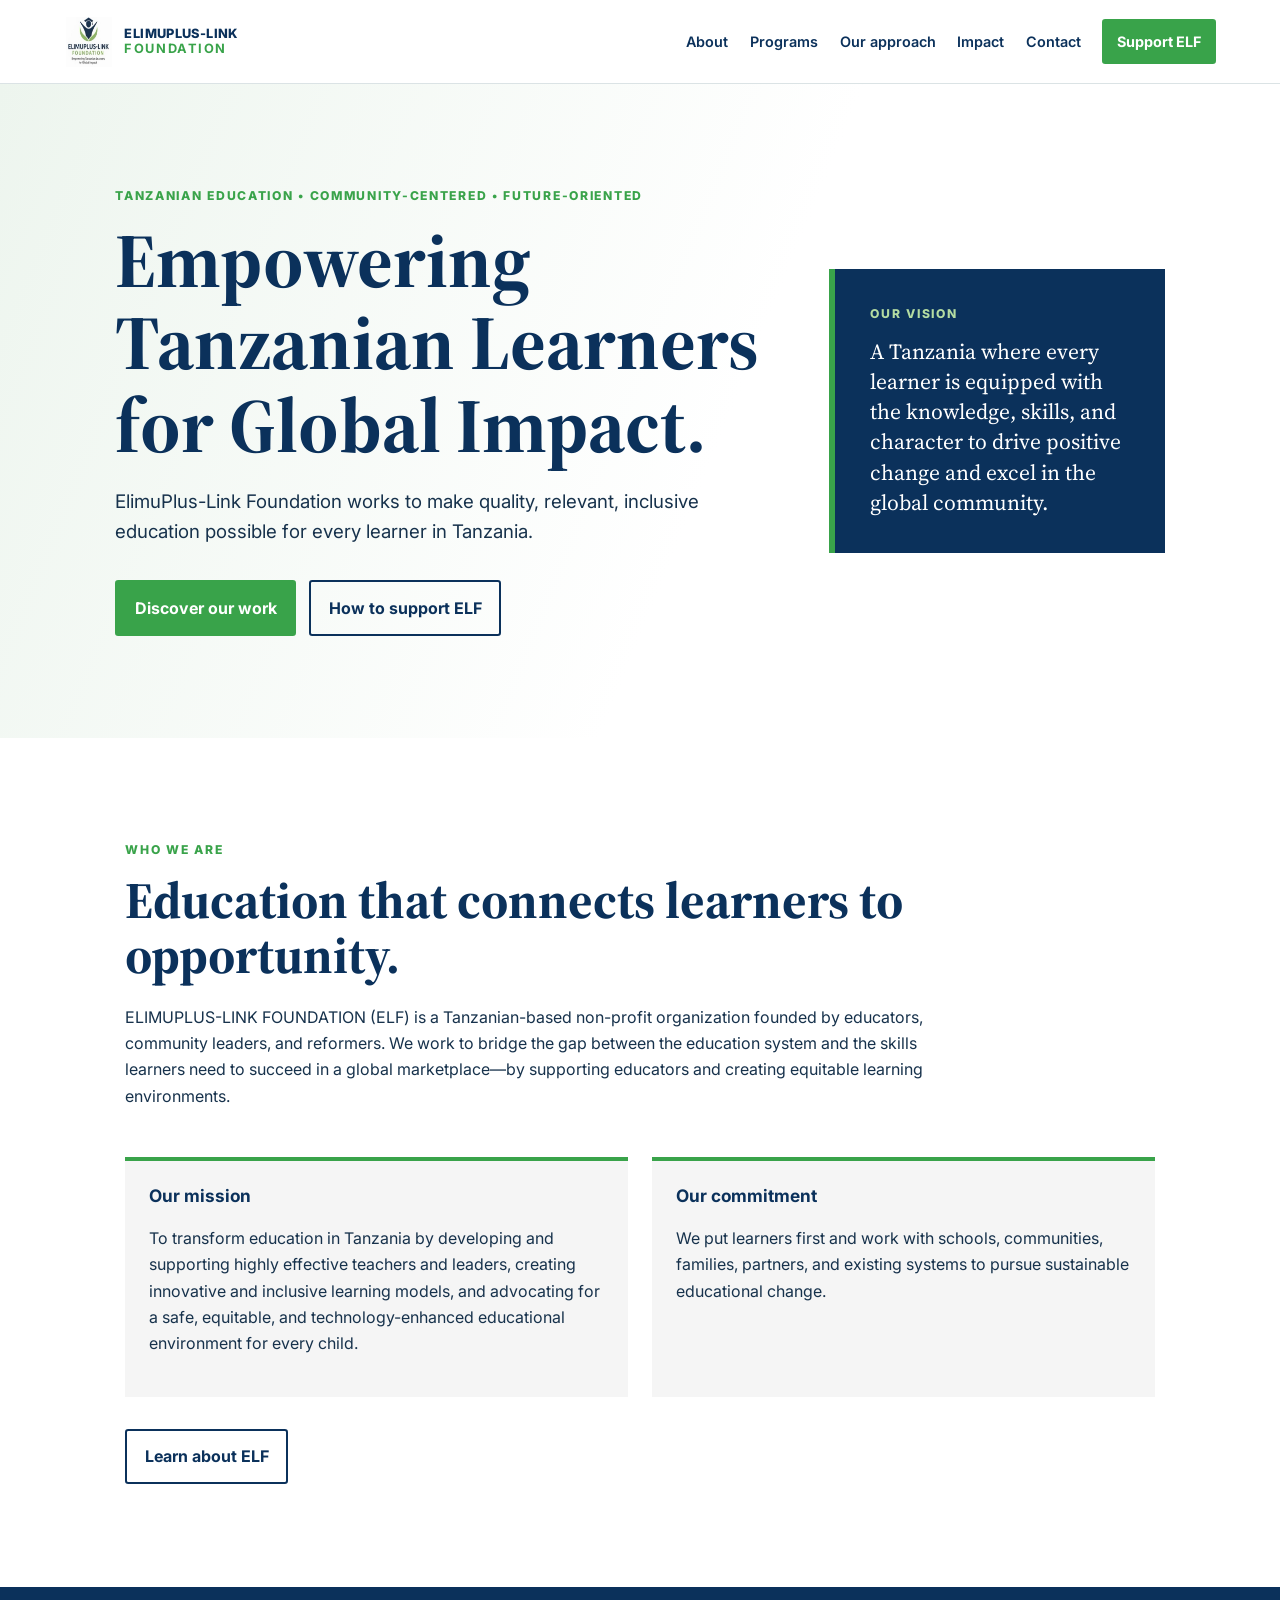
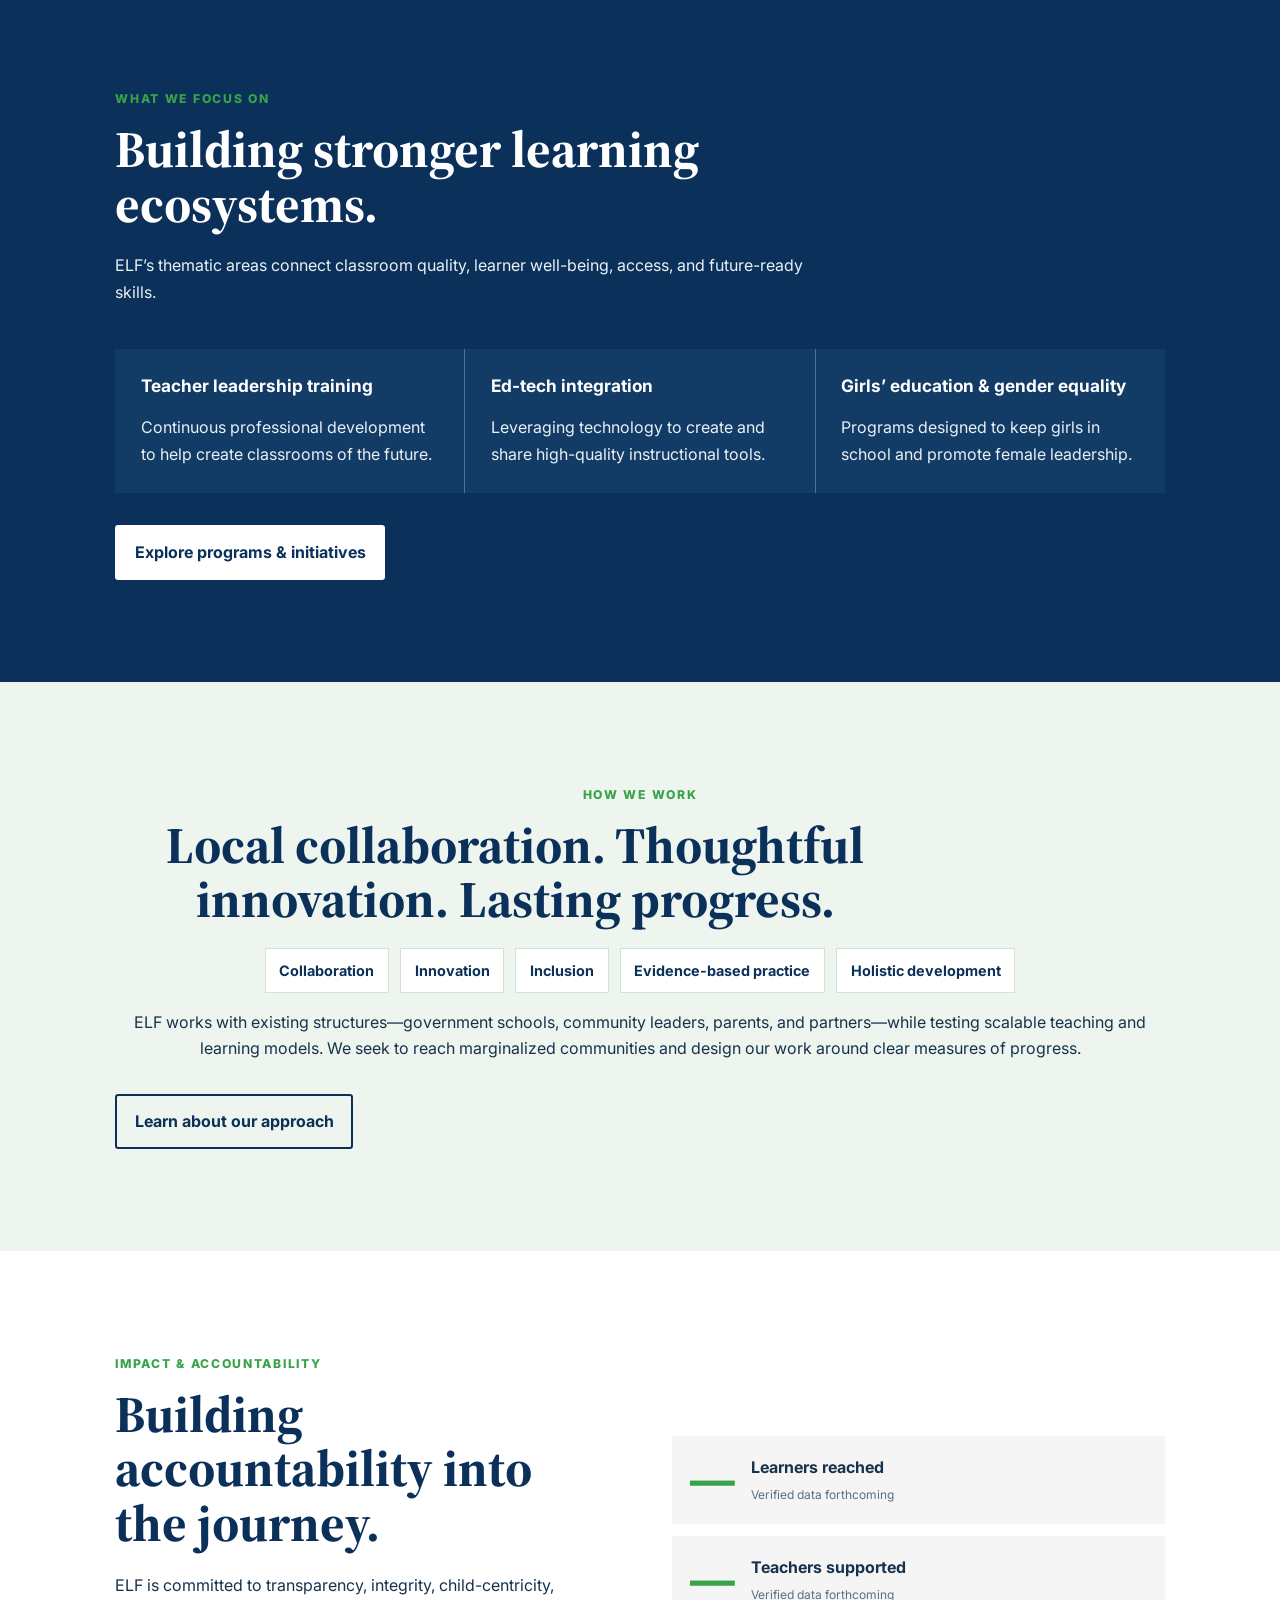
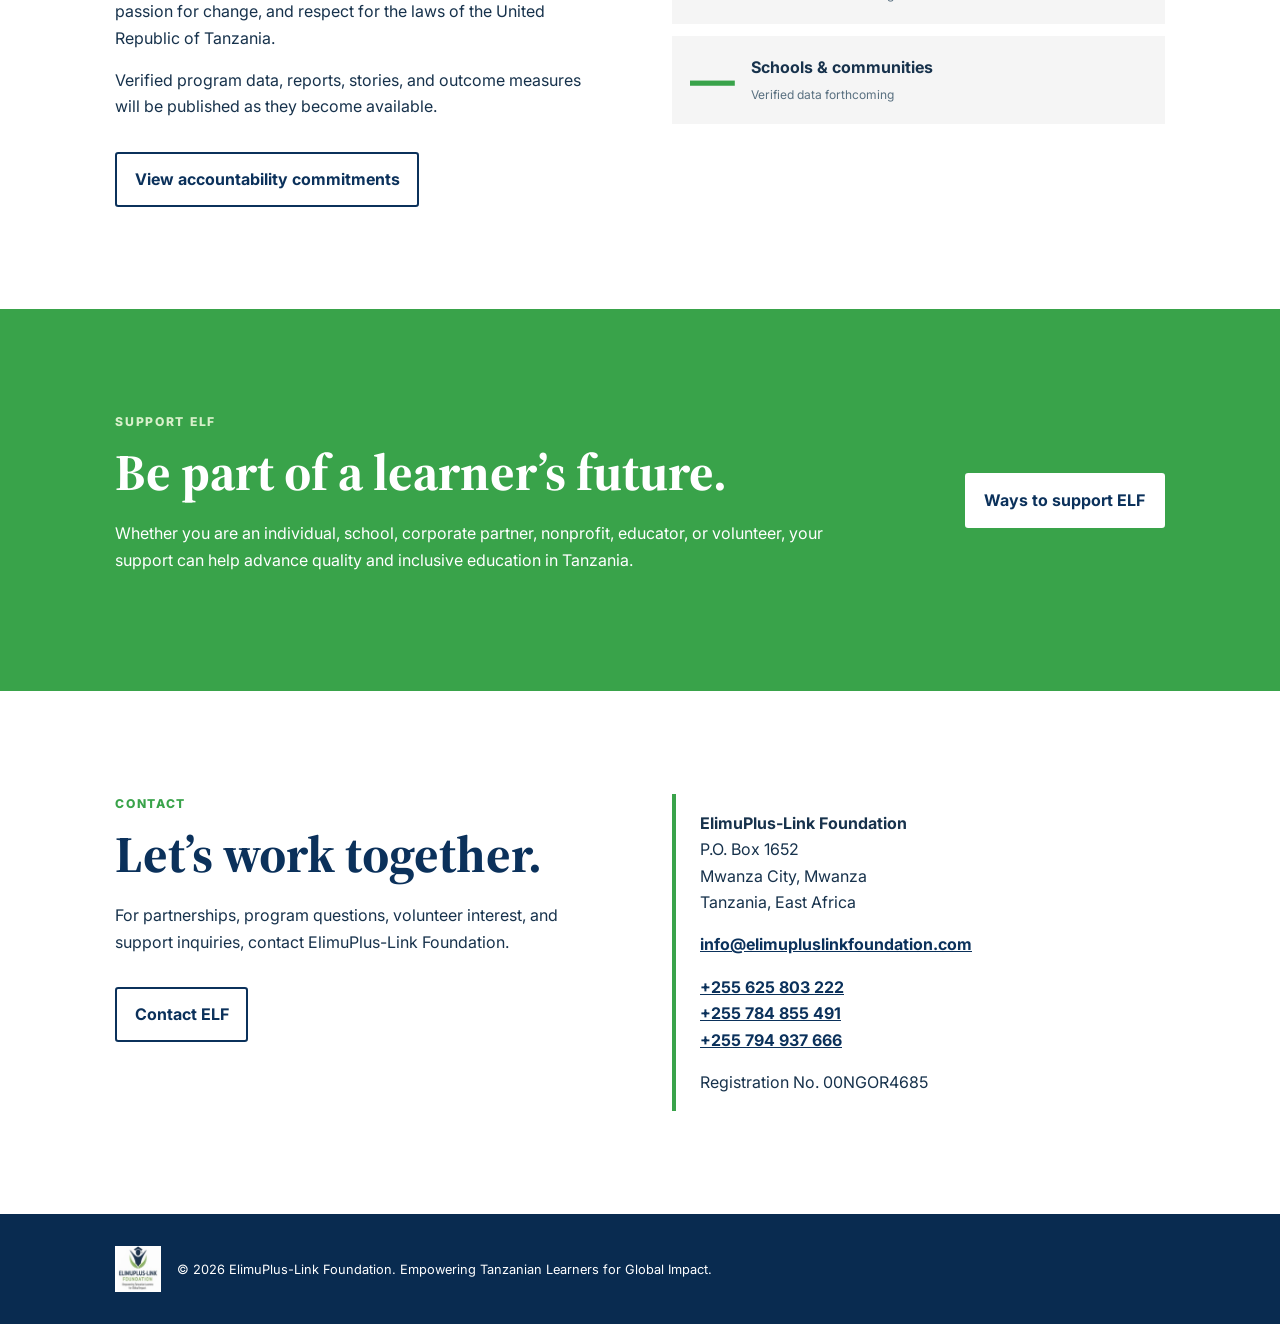
<file: index.html>
<!doctype html>
<html lang="en">
<head>
  <meta charset="utf-8">
  <meta name="viewport" content="width=device-width, initial-scale=1">
  <meta name="description" content="ElimuPlus-Link Foundation empowers Tanzanian learners for global impact through inclusive, innovative, quality education.">
  <meta name="theme-color" content="#0B315B">
  <link rel="canonical" href="https://elimpluslinkfoundation.org/">
  <link rel="stylesheet" href="/styles.css">
  <title>ElimuPlus-Link Foundation | Empowering Tanzanian Learners</title>
</head>
<body>
<a class="skip" href="#main">Skip to main content</a>

<header class="site-header">
  <a class="brand" href="/" aria-label="ElimuPlus-Link Foundation home">
    <img src="/elimuplus-link-foundation-logo.jpeg" alt="ElimuPlus-Link Foundation logo">
    <span>ELIMUPLUS-LINK<br><b>FOUNDATION</b></span>
  </a>

  <button class="menu" aria-expanded="false" aria-controls="nav">Menu</button>

  <nav id="nav" aria-label="Primary navigation">
    <a href="/about/">About</a>
    <a href="/programs/">Programs</a>
    <a href="/our-approach/">Our approach</a>
    <a href="/impact/">Impact</a>
    <a href="/contact/">Contact</a>
    <a class="button small" href="/support/">Support ELF</a>
  </nav>
</header>

<main id="main">
  <section class="hero">
    <div class="hero-copy">
      <p class="eyebrow">Tanzanian education • Community-centered • Future-oriented</p>
      <h1>Empowering Tanzanian Learners for Global Impact.</h1>
      <p class="lead">ElimuPlus-Link Foundation works to make quality, relevant, inclusive education possible for every learner in Tanzania.</p>

      <div class="actions">
        <a class="button" href="/programs/">Discover our work</a>
        <a class="button outline" href="/support/">How to support ELF</a>
      </div>
    </div>

    <aside class="hero-card">
      <p class="eyebrow">Our vision</p>
      <p>A Tanzania where every learner is equipped with the knowledge, skills, and character to drive positive change and excel in the global community.</p>
    </aside>
  </section>

  <section class="intro">
    <p class="eyebrow">Who we are</p>
    <h2>Education that connects learners to opportunity.</h2>
    <p>ELIMUPLUS-LINK FOUNDATION (ELF) is a Tanzanian-based non-profit organization founded by educators, community leaders, and reformers. We work to bridge the gap between the education system and the skills learners need to succeed in a global marketplace—by supporting educators and creating equitable learning environments.</p>

    <div class="statement-grid">
      <article>
        <h3>Our mission</h3>
        <p>To transform education in Tanzania by developing and supporting highly effective teachers and leaders, creating innovative and inclusive learning models, and advocating for a safe, equitable, and technology-enhanced educational environment for every child.</p>
      </article>

      <article>
        <h3>Our commitment</h3>
        <p>We put learners first and work with schools, communities, families, partners, and existing systems to pursue sustainable educational change.</p>
      </article>
    </div>

    <div class="actions">
      <a class="button outline" href="/about/">Learn about ELF</a>
    </div>
  </section>

  <section class="band">
    <div class="section-heading">
      <p class="eyebrow">What we focus on</p>
      <h2>Building stronger learning ecosystems.</h2>
      <p>ELF’s thematic areas connect classroom quality, learner well-being, access, and future-ready skills.</p>
    </div>

    <div class="cards">
      <article>
        <h3>Teacher leadership training</h3>
        <p>Continuous professional development to help create classrooms of the future.</p>
      </article>

      <article>
        <h3>Ed-tech integration</h3>
        <p>Leveraging technology to create and share high-quality instructional tools.</p>
      </article>

      <article>
        <h3>Girls’ education &amp; gender equality</h3>
        <p>Programs designed to keep girls in school and promote female leadership.</p>
      </article>
    </div>

    <div class="actions">
      <a class="button light" href="/programs/">Explore programs &amp; initiatives</a>
    </div>
  </section>

  <section class="approach">
    <p class="eyebrow">How we work</p>
    <h2>Local collaboration. Thoughtful innovation. Lasting progress.</h2>

    <div class="pill-grid">
      <span>Collaboration</span>
      <span>Innovation</span>
      <span>Inclusion</span>
      <span>Evidence-based practice</span>
      <span>Holistic development</span>
    </div>

    <p>ELF works with existing structures—government schools, community leaders, parents, and partners—while testing scalable teaching and learning models. We seek to reach marginalized communities and design our work around clear measures of progress.</p>

    <div class="actions">
      <a class="button outline" href="/our-approach/">Learn about our approach</a>
    </div>
  </section>

  <section class="impact">
    <div>
      <p class="eyebrow">Impact &amp; accountability</p>
      <h2>Building accountability into the journey.</h2>
      <p>ELF is committed to transparency, integrity, child-centricity, passion for change, and respect for the laws of the United Republic of Tanzania.</p>
      <p>Verified program data, reports, stories, and outcome measures will be published as they become available.</p>

      <div class="actions">
        <a class="button outline" href="/impact/">View accountability commitments</a>
      </div>
    </div>

    <div class="metrics">
      <article>
        <strong>—</strong>
        <span>Learners reached<br><em>Verified data forthcoming</em></span>
      </article>

      <article>
        <strong>—</strong>
        <span>Teachers supported<br><em>Verified data forthcoming</em></span>
      </article>

      <article>
        <strong>—</strong>
        <span>Schools &amp; communities<br><em>Verified data forthcoming</em></span>
      </article>
    </div>
  </section>

  <section class="support">
    <div>
      <p class="eyebrow">Support ELF</p>
      <h2>Be part of a learner’s future.</h2>
      <p>Whether you are an individual, school, corporate partner, nonprofit, educator, or volunteer, your support can help advance quality and inclusive education in Tanzania.</p>
    </div>

    <a class="button light" href="/support/">Ways to support ELF</a>
  </section>

  <section class="contact">
    <div>
      <p class="eyebrow">Contact</p>
      <h2>Let’s work together.</h2>
      <p>For partnerships, program questions, volunteer interest, and support inquiries, contact ElimuPlus-Link Foundation.</p>

      <div class="actions">
        <a class="button outline" href="/contact/">Contact ELF</a>
      </div>
    </div>

    <address>
      <p><b>ElimuPlus-Link Foundation</b><br>P.O. Box 1652<br>Mwanza City, Mwanza<br>Tanzania, East Africa</p>
      <p><a href="mailto:info@elimupluslinkfoundation.com">info@elimupluslinkfoundation.com</a></p>
      <p><a href="tel:+255625803222">+255 625 803 222</a><br><a href="tel:+255784855491">+255 784 855 491</a><br><a href="tel:+255794937666">+255 794 937 666</a></p>
      <p>Registration No. 00NGOR4685</p>
    </address>
  </section>
</main>

<footer>
  <img src="/elimuplus-link-foundation-logo.jpeg" alt="" aria-hidden="true">
  <p>© <span id="year"></span> ElimuPlus-Link Foundation. Empowering Tanzanian Learners for Global Impact.</p>
</footer>

<script>
  const b = document.querySelector('.menu');
  const n = document.querySelector('#nav');

  b.addEventListener('click', () => {
    const x = b.getAttribute('aria-expanded') === 'true';
    b.setAttribute('aria-expanded', !x);
    n.classList.toggle('open');
  });

  document.querySelector('#year').textContent = new Date().getFullYear();
</script>
</body>
</html>
</file>
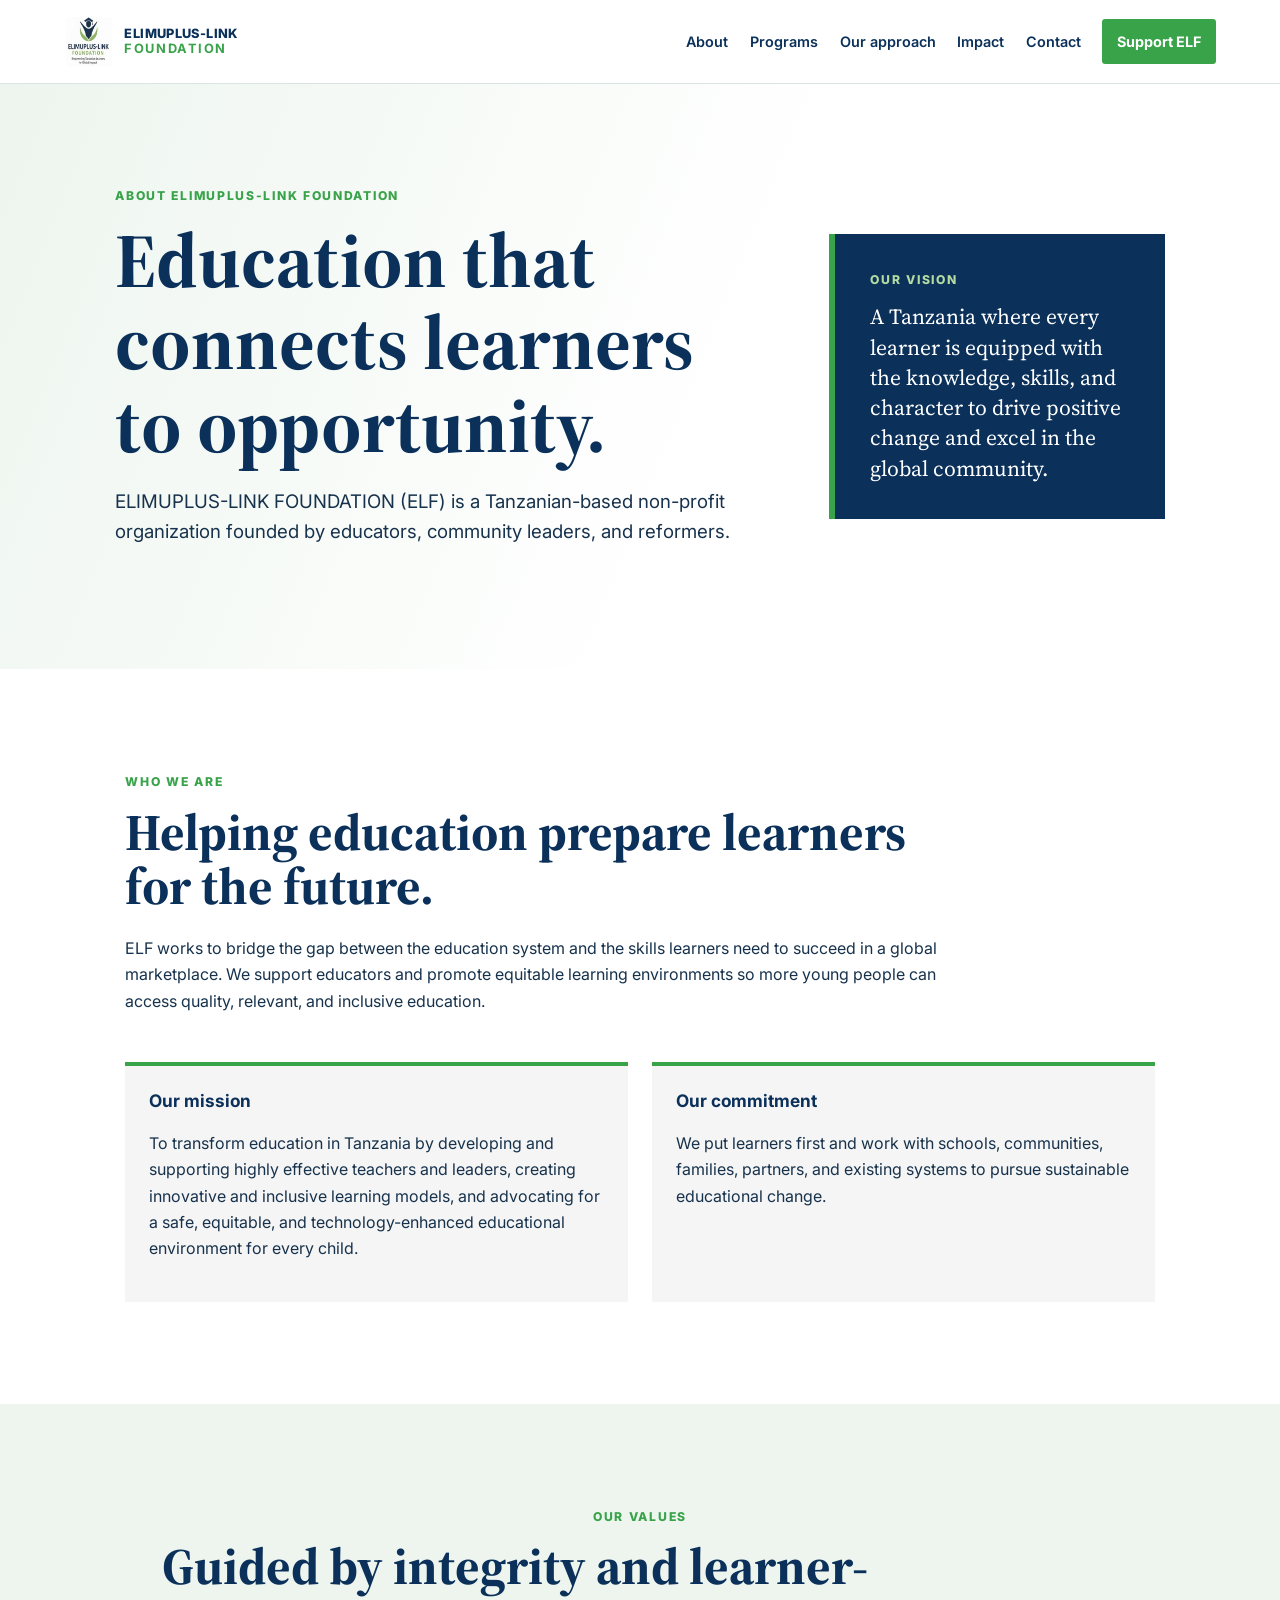
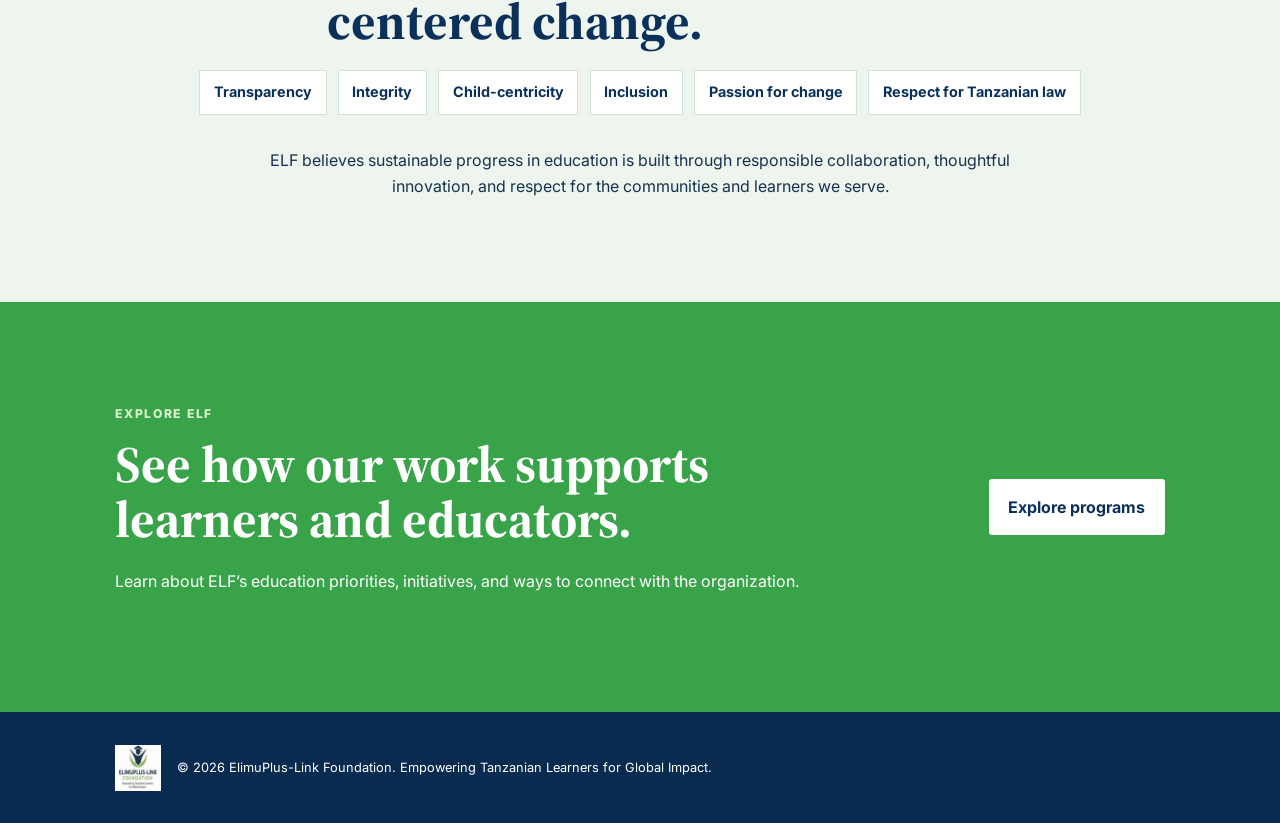
<file: about/index.html>
<!doctype html>
<html lang="en">
<head>
  <meta charset="utf-8">
  <meta name="viewport" content="width=device-width, initial-scale=1">
  <meta name="description" content="Learn about ElimuPlus-Link Foundation, a Tanzanian nonprofit working to advance inclusive, innovative, quality education.">
  <meta name="theme-color" content="#0B315B">
  <link rel="canonical" href="https://elimpluslinkfoundation.org/about/">
  <link rel="stylesheet" href="/styles.css">
  <title>About ELF | ElimuPlus-Link Foundation</title>
</head>
<body>
<a class="skip" href="#main">Skip to main content</a>

<header class="site-header">
  <a class="brand" href="/" aria-label="ElimuPlus-Link Foundation home">
    <img src="/elimuplus-link-foundation-logo.jpeg" alt="ElimuPlus-Link Foundation logo">
    <span>ELIMUPLUS-LINK<br><b>FOUNDATION</b></span>
  </a>

  <button class="menu" aria-expanded="false" aria-controls="nav">Menu</button>

  <nav id="nav" aria-label="Primary navigation">
    <a href="/about/" aria-current="page">About</a>
    <a href="/programs/">Programs</a>
    <a href="/our-approach/">Our approach</a>
    <a href="/impact/">Impact</a>
    <a href="/contact/">Contact</a>
    <a class="button small" href="/support/">Support ELF</a>
  </nav>
</header>

<main id="main">
  <section class="hero">
    <div class="hero-copy">
      <p class="eyebrow">About ElimuPlus-Link Foundation</p>
      <h1>Education that connects learners to opportunity.</h1>
      <p class="lead">ELIMUPLUS-LINK FOUNDATION (ELF) is a Tanzanian-based non-profit organization founded by educators, community leaders, and reformers.</p>
    </div>

    <aside class="hero-card">
      <p class="eyebrow">Our vision</p>
      <p>A Tanzania where every learner is equipped with the knowledge, skills, and character to drive positive change and excel in the global community.</p>
    </aside>
  </section>

  <section class="intro">
    <p class="eyebrow">Who we are</p>
    <h2>Helping education prepare learners for the future.</h2>
    <p>ELF works to bridge the gap between the education system and the skills learners need to succeed in a global marketplace. We support educators and promote equitable learning environments so more young people can access quality, relevant, and inclusive education.</p>

    <div class="statement-grid">
      <article>
        <h3>Our mission</h3>
        <p>To transform education in Tanzania by developing and supporting highly effective teachers and leaders, creating innovative and inclusive learning models, and advocating for a safe, equitable, and technology-enhanced educational environment for every child.</p>
      </article>

      <article>
        <h3>Our commitment</h3>
        <p>We put learners first and work with schools, communities, families, partners, and existing systems to pursue sustainable educational change.</p>
      </article>
    </div>
  </section>

  <section class="approach">
    <p class="eyebrow">Our values</p>
    <h2>Guided by integrity and learner-centered change.</h2>

    <div class="pill-grid">
      <span>Transparency</span>
      <span>Integrity</span>
      <span>Child-centricity</span>
      <span>Inclusion</span>
      <span>Passion for change</span>
      <span>Respect for Tanzanian law</span>
    </div>

    <p>ELF believes sustainable progress in education is built through responsible collaboration, thoughtful innovation, and respect for the communities and learners we serve.</p>
  </section>

  <section class="support">
    <div>
      <p class="eyebrow">Explore ELF</p>
      <h2>See how our work supports learners and educators.</h2>
      <p>Learn about ELF’s education priorities, initiatives, and ways to connect with the organization.</p>
    </div>

    <a class="button light" href="/programs/">Explore programs</a>
  </section>
</main>

<footer>
  <img src="/elimuplus-link-foundation-logo.jpeg" alt="" aria-hidden="true">
  <p>© <span id="year"></span> ElimuPlus-Link Foundation. Empowering Tanzanian Learners for Global Impact.</p>
</footer>

<script>
  const b = document.querySelector('.menu');
  const n = document.querySelector('#nav');

  b.addEventListener('click', () => {
    const x = b.getAttribute('aria-expanded') === 'true';
    b.setAttribute('aria-expanded', !x);
    n.classList.toggle('open');
  });

  document.querySelector('#year').textContent = new Date().getFullYear();
</script>
</body>
</html>
</file>
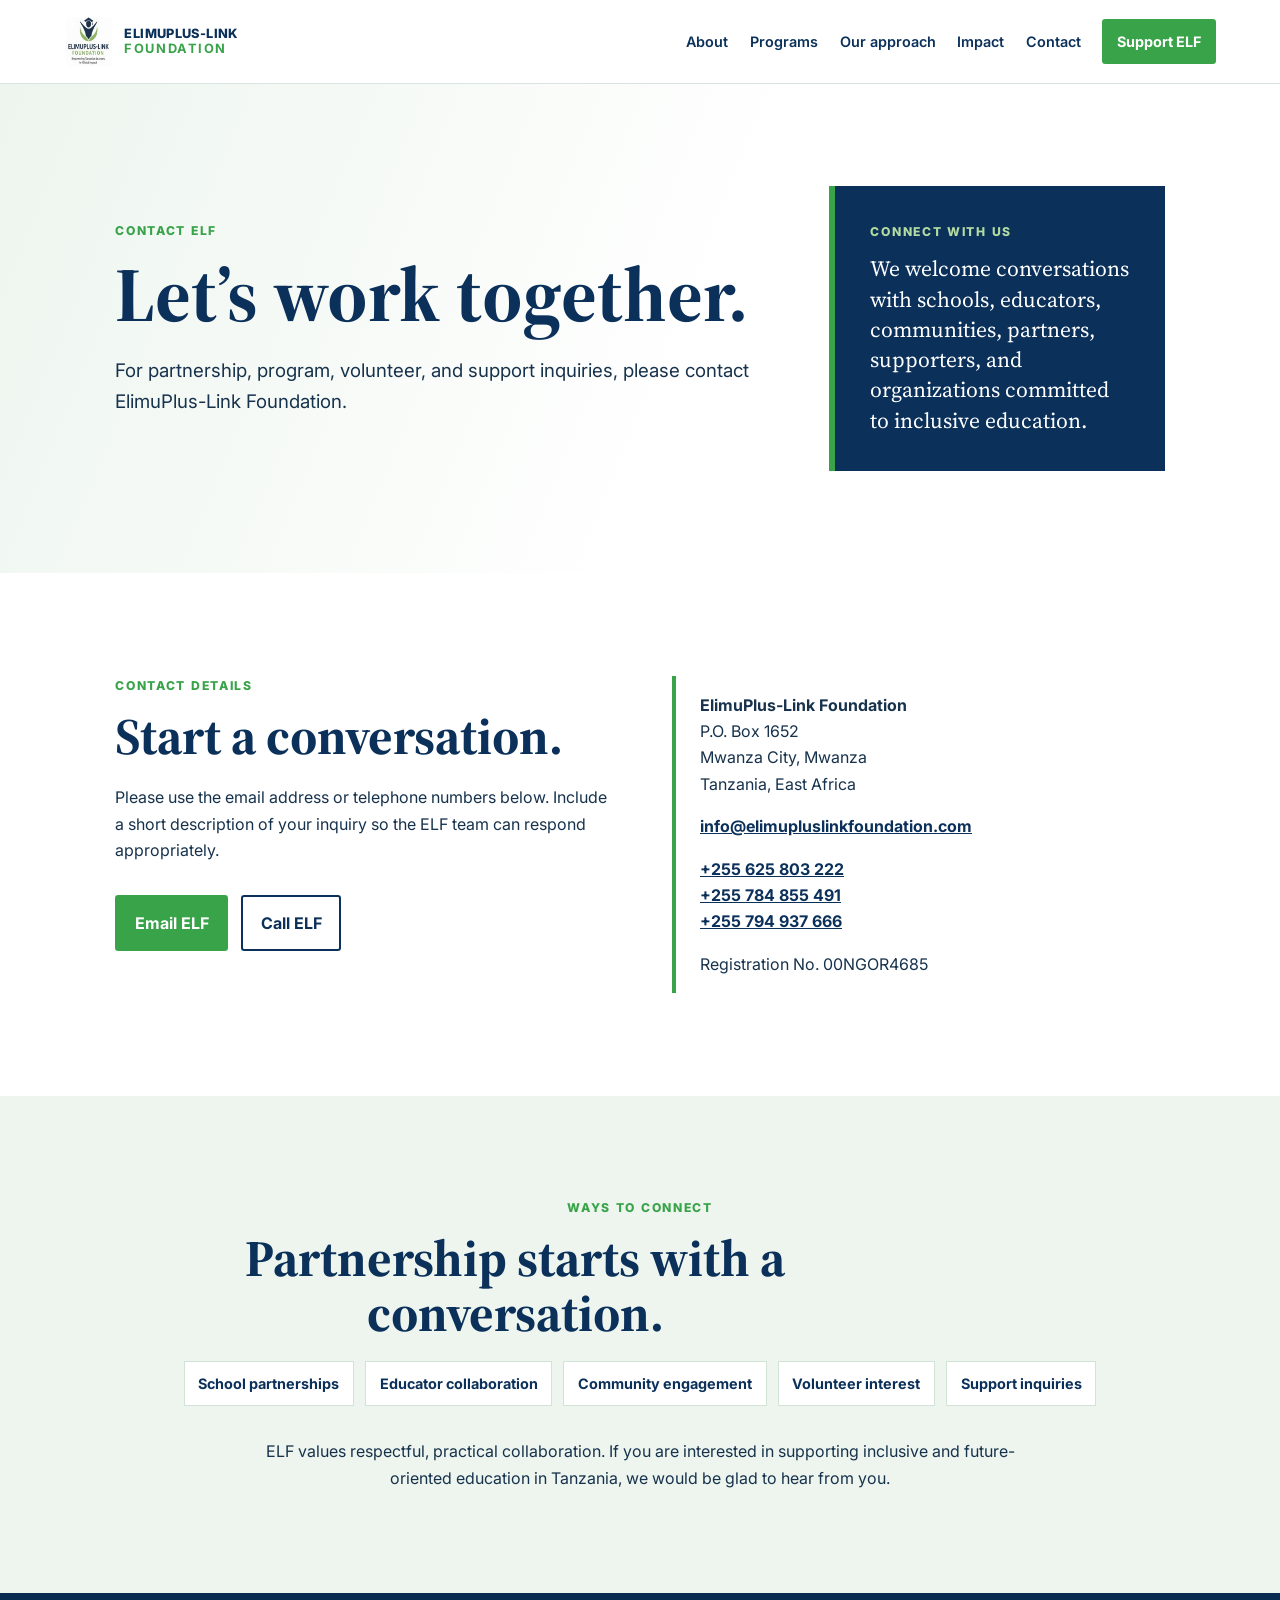
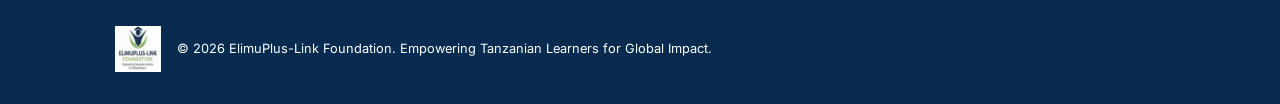
<file: contact/index.html>
<!doctype html>
<html lang="en">
<head>
  <meta charset="utf-8">
  <meta name="viewport" content="width=device-width, initial-scale=1">
  <meta name="description" content="Contact ElimuPlus-Link Foundation for partnerships, programs, volunteering, and education support inquiries.">
  <meta name="theme-color" content="#0B315B">
  <link rel="canonical" href="https://elimpluslinkfoundation.org/contact/">
  <link rel="stylesheet" href="/styles.css">
  <title>Contact ELF | ElimuPlus-Link Foundation</title>
</head>
<body>
<a class="skip" href="#main">Skip to main content</a>

<header class="site-header">
  <a class="brand" href="/" aria-label="ElimuPlus-Link Foundation home">
    <img src="/elimuplus-link-foundation-logo.jpeg" alt="ElimuPlus-Link Foundation logo">
    <span>ELIMUPLUS-LINK<br><b>FOUNDATION</b></span>
  </a>

  <button class="menu" aria-expanded="false" aria-controls="nav">Menu</button>

  <nav id="nav" aria-label="Primary navigation">
    <a href="/about/">About</a>
    <a href="/programs/">Programs</a>
    <a href="/our-approach/">Our approach</a>
    <a href="/impact/">Impact</a>
    <a href="/contact/" aria-current="page">Contact</a>
    <a class="button small" href="/support/">Support ELF</a>
  </nav>
</header>

<main id="main">
  <section class="hero">
    <div class="hero-copy">
      <p class="eyebrow">Contact ELF</p>
      <h1>Let’s work together.</h1>
      <p class="lead">For partnership, program, volunteer, and support inquiries, please contact ElimuPlus-Link Foundation.</p>
    </div>

    <aside class="hero-card">
      <p class="eyebrow">Connect with us</p>
      <p>We welcome conversations with schools, educators, communities, partners, supporters, and organizations committed to inclusive education.</p>
    </aside>
  </section>

  <section class="contact">
    <div>
      <p class="eyebrow">Contact details</p>
      <h2>Start a conversation.</h2>
      <p>Please use the email address or telephone numbers below. Include a short description of your inquiry so the ELF team can respond appropriately.</p>

      <div class="actions">
        <a class="button" href="mailto:info@elimupluslinkfoundation.com">Email ELF</a>
        <a class="button outline" href="tel:+255625803222">Call ELF</a>
      </div>
    </div>

    <address>
      <p><b>ElimuPlus-Link Foundation</b><br>P.O. Box 1652<br>Mwanza City, Mwanza<br>Tanzania, East Africa</p>

      <p>
        <a href="mailto:info@elimupluslinkfoundation.com">info@elimupluslinkfoundation.com</a>
      </p>

      <p>
        <a href="tel:+255625803222">+255 625 803 222</a><br>
        <a href="tel:+255784855491">+255 784 855 491</a><br>
        <a href="tel:+255794937666">+255 794 937 666</a>
      </p>

      <p>Registration No. 00NGOR4685</p>
    </address>
  </section>

  <section class="approach">
    <p class="eyebrow">Ways to connect</p>
    <h2>Partnership starts with a conversation.</h2>

    <div class="pill-grid">
      <span>School partnerships</span>
      <span>Educator collaboration</span>
      <span>Community engagement</span>
      <span>Volunteer interest</span>
      <span>Support inquiries</span>
    </div>

    <p>ELF values respectful, practical collaboration. If you are interested in supporting inclusive and future-oriented education in Tanzania, we would be glad to hear from you.</p>
  </section>
</main>

<footer>
  <img src="/elimuplus-link-foundation-logo.jpeg" alt="" aria-hidden="true">
  <p>© <span id="year"></span> ElimuPlus-Link Foundation. Empowering Tanzanian Learners for Global Impact.</p>
</footer>

<script>
  const b = document.querySelector('.menu');
  const n = document.querySelector('#nav');

  b.addEventListener('click', () => {
    const x = b.getAttribute('aria-expanded') === 'true';
    b.setAttribute('aria-expanded', !x);
    n.classList.toggle('open');
  });

  document.querySelector('#year').textContent = new Date().getFullYear();
</script>
</body>
</html>
</file>
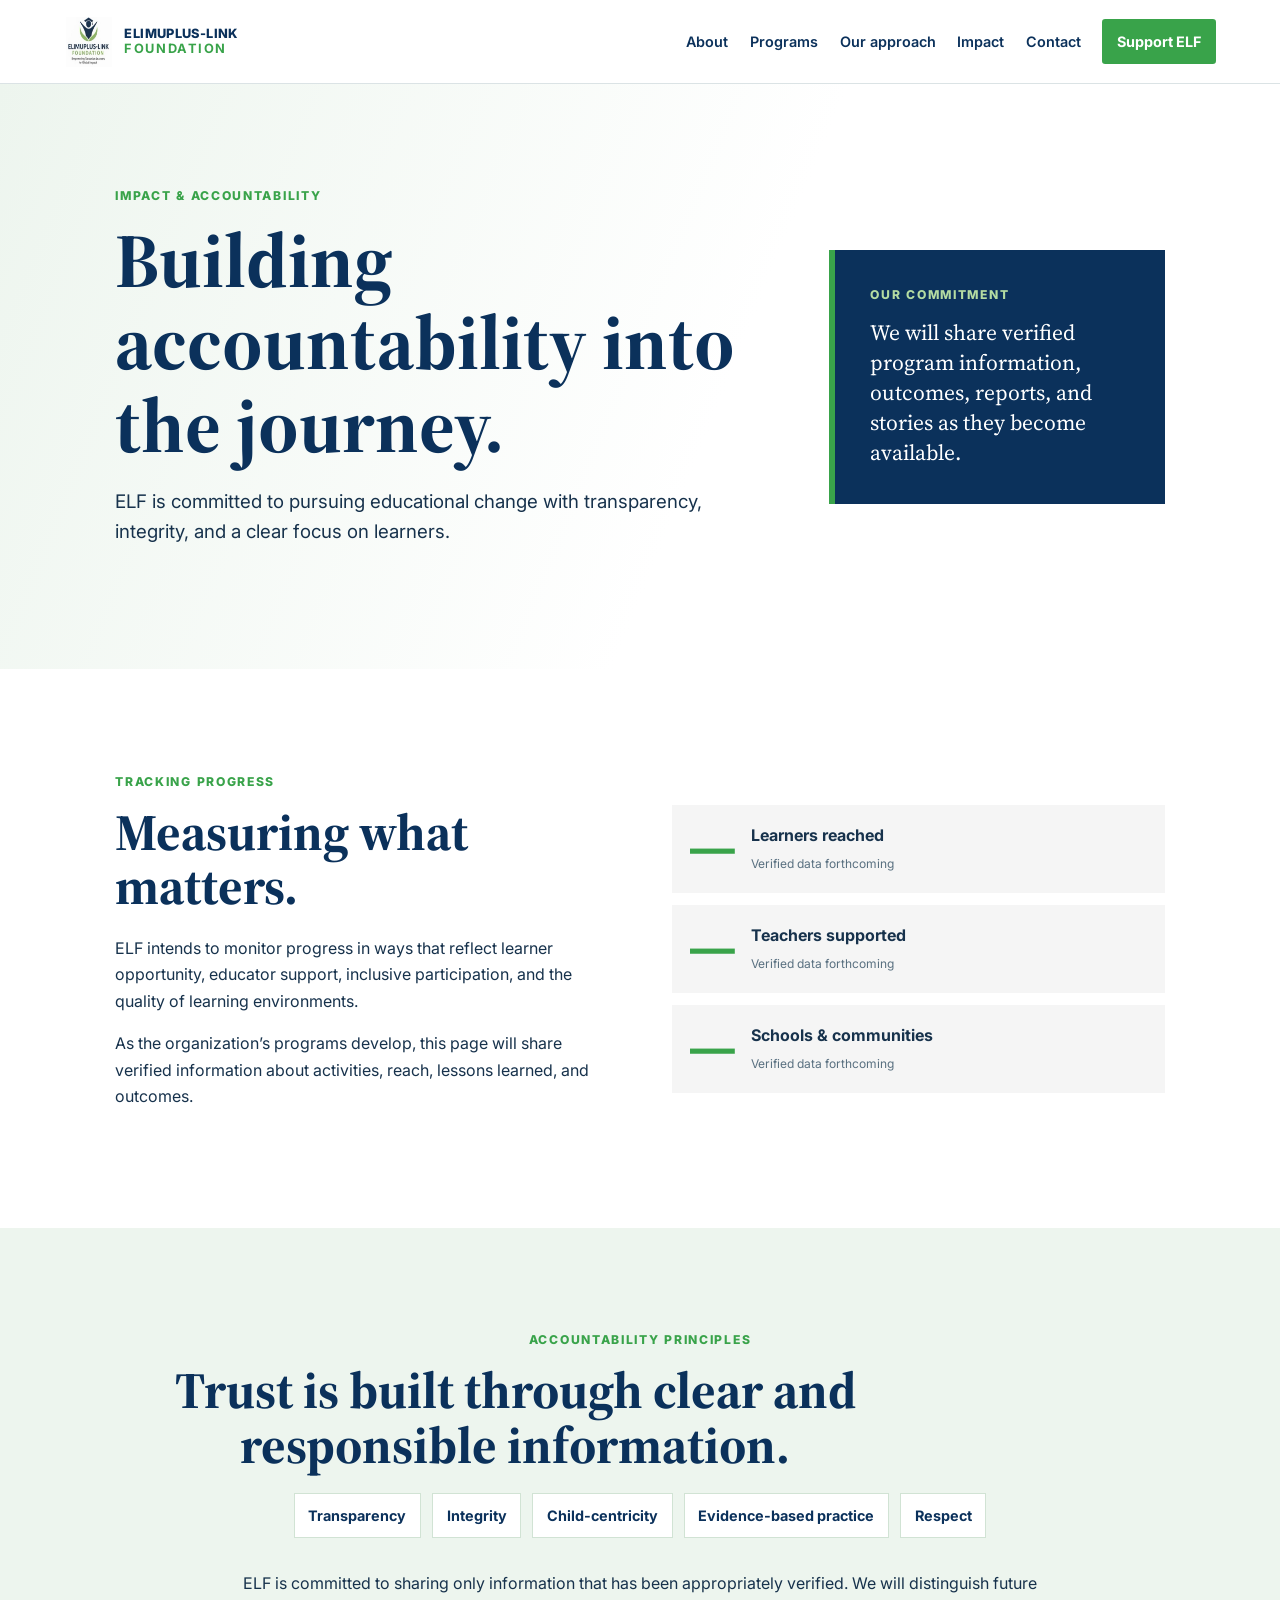
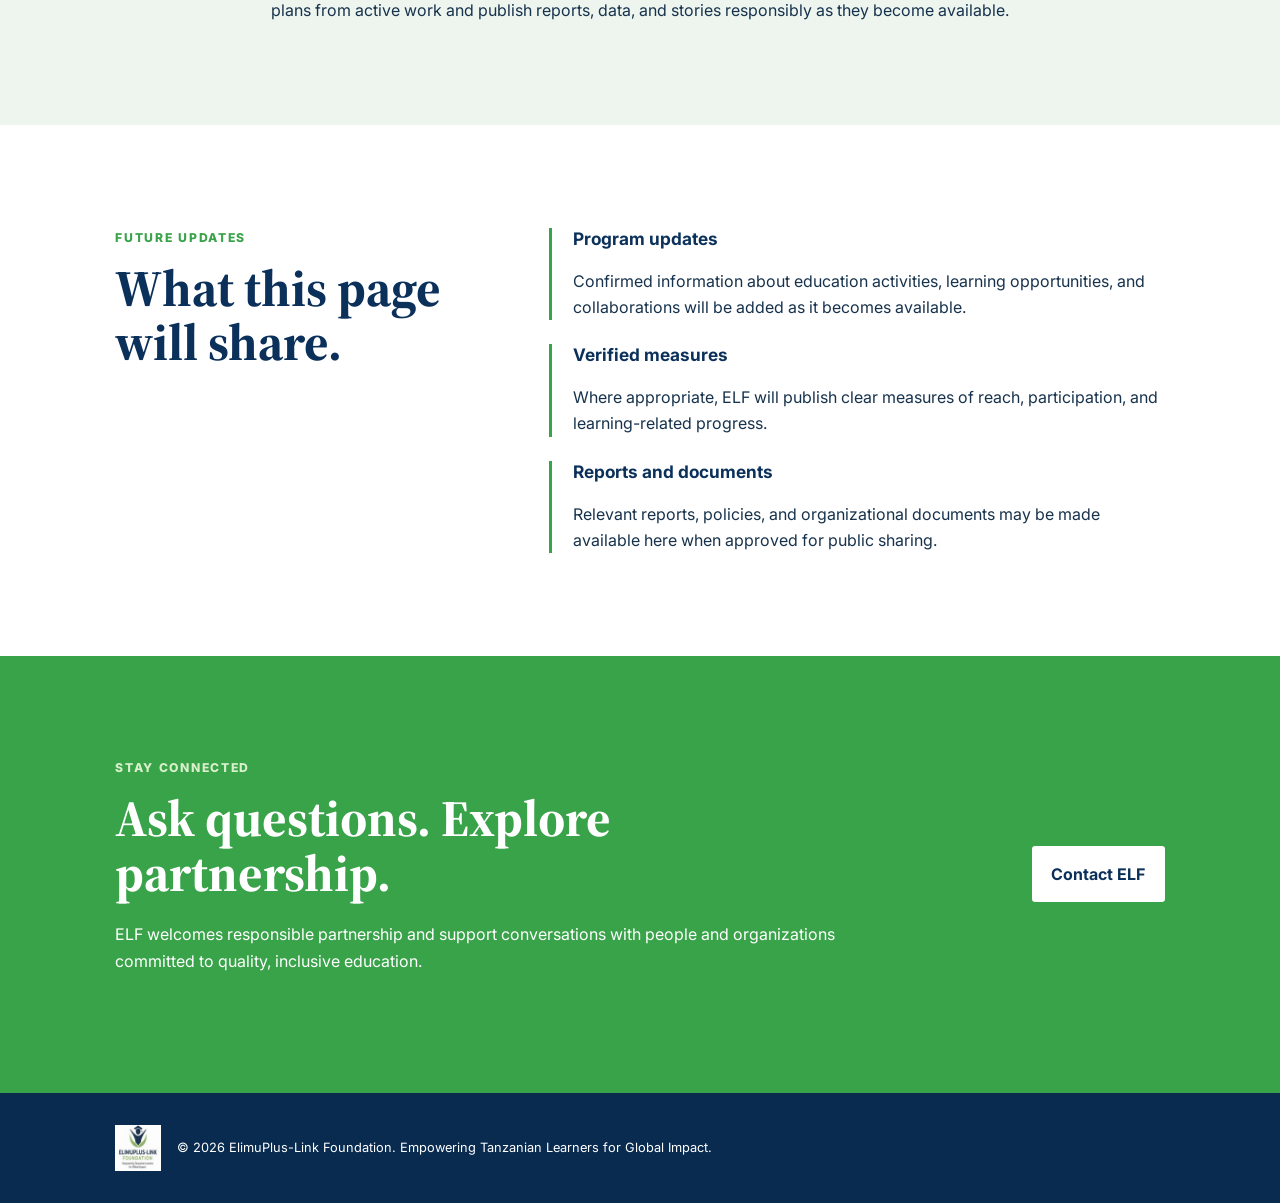
<file: impact/index.html>
<!doctype html>
<html lang="en">
<head>
  <meta charset="utf-8">
  <meta name="viewport" content="width=device-width, initial-scale=1">
  <meta name="description" content="ElimuPlus-Link Foundation's commitment to accountability, transparency, and verified education impact in Tanzania.">
  <meta name="theme-color" content="#0B315B">
  <link rel="canonical" href="https://elimpluslinkfoundation.org/impact/">
  <link rel="stylesheet" href="/styles.css">
  <title>Impact &amp; Accountability | ElimuPlus-Link Foundation</title>
</head>
<body>
<a class="skip" href="#main">Skip to main content</a>

<header class="site-header">
  <a class="brand" href="/" aria-label="ElimuPlus-Link Foundation home">
    <img src="/elimuplus-link-foundation-logo.jpeg" alt="ElimuPlus-Link Foundation logo">
    <span>ELIMUPLUS-LINK<br><b>FOUNDATION</b></span>
  </a>

  <button class="menu" aria-expanded="false" aria-controls="nav">Menu</button>

  <nav id="nav" aria-label="Primary navigation">
    <a href="/about/">About</a>
    <a href="/programs/">Programs</a>
    <a href="/our-approach/">Our approach</a>
    <a href="/impact/" aria-current="page">Impact</a>
    <a href="/contact/">Contact</a>
    <a class="button small" href="/support/">Support ELF</a>
  </nav>
</header>

<main id="main">
  <section class="hero">
    <div class="hero-copy">
      <p class="eyebrow">Impact &amp; accountability</p>
      <h1>Building accountability into the journey.</h1>
      <p class="lead">ELF is committed to pursuing educational change with transparency, integrity, and a clear focus on learners.</p>
    </div>

    <aside class="hero-card">
      <p class="eyebrow">Our commitment</p>
      <p>We will share verified program information, outcomes, reports, and stories as they become available.</p>
    </aside>
  </section>

  <section class="impact">
    <div>
      <p class="eyebrow">Tracking progress</p>
      <h2>Measuring what matters.</h2>
      <p>ELF intends to monitor progress in ways that reflect learner opportunity, educator support, inclusive participation, and the quality of learning environments.</p>
      <p>As the organization’s programs develop, this page will share verified information about activities, reach, lessons learned, and outcomes.</p>
    </div>

    <div class="metrics">
      <article>
        <strong>—</strong>
        <span>Learners reached<br><em>Verified data forthcoming</em></span>
      </article>

      <article>
        <strong>—</strong>
        <span>Teachers supported<br><em>Verified data forthcoming</em></span>
      </article>

      <article>
        <strong>—</strong>
        <span>Schools &amp; communities<br><em>Verified data forthcoming</em></span>
      </article>
    </div>
  </section>

  <section class="approach">
    <p class="eyebrow">Accountability principles</p>
    <h2>Trust is built through clear and responsible information.</h2>

    <div class="pill-grid">
      <span>Transparency</span>
      <span>Integrity</span>
      <span>Child-centricity</span>
      <span>Evidence-based practice</span>
      <span>Respect</span>
    </div>

    <p>ELF is committed to sharing only information that has been appropriately verified. We will distinguish future plans from active work and publish reports, data, and stories responsibly as they become available.</p>
  </section>

  <section class="program-list">
    <div>
      <p class="eyebrow">Future updates</p>
      <h2>What this page will share.</h2>
    </div>

    <div class="program-columns">
      <article>
        <h3>Program updates</h3>
        <p>Confirmed information about education activities, learning opportunities, and collaborations will be added as it becomes available.</p>
      </article>

      <article>
        <h3>Verified measures</h3>
        <p>Where appropriate, ELF will publish clear measures of reach, participation, and learning-related progress.</p>
      </article>

      <article>
        <h3>Reports and documents</h3>
        <p>Relevant reports, policies, and organizational documents may be made available here when approved for public sharing.</p>
      </article>
    </div>
  </section>

  <section class="support">
    <div>
      <p class="eyebrow">Stay connected</p>
      <h2>Ask questions. Explore partnership.</h2>
      <p>ELF welcomes responsible partnership and support conversations with people and organizations committed to quality, inclusive education.</p>
    </div>

    <a class="button light" href="/contact/">Contact ELF</a>
  </section>
</main>

<footer>
  <img src="/elimuplus-link-foundation-logo.jpeg" alt="" aria-hidden="true">
  <p>© <span id="year"></span> ElimuPlus-Link Foundation. Empowering Tanzanian Learners for Global Impact.</p>
</footer>

<script>
  const b = document.querySelector('.menu');
  const n = document.querySelector('#nav');

  b.addEventListener('click', () => {
    const x = b.getAttribute('aria-expanded') === 'true';
    b.setAttribute('aria-expanded', !x);
    n.classList.toggle('open');
  });

  document.querySelector('#year').textContent = new Date().getFullYear();
</script>
</body>
</html>
</file>
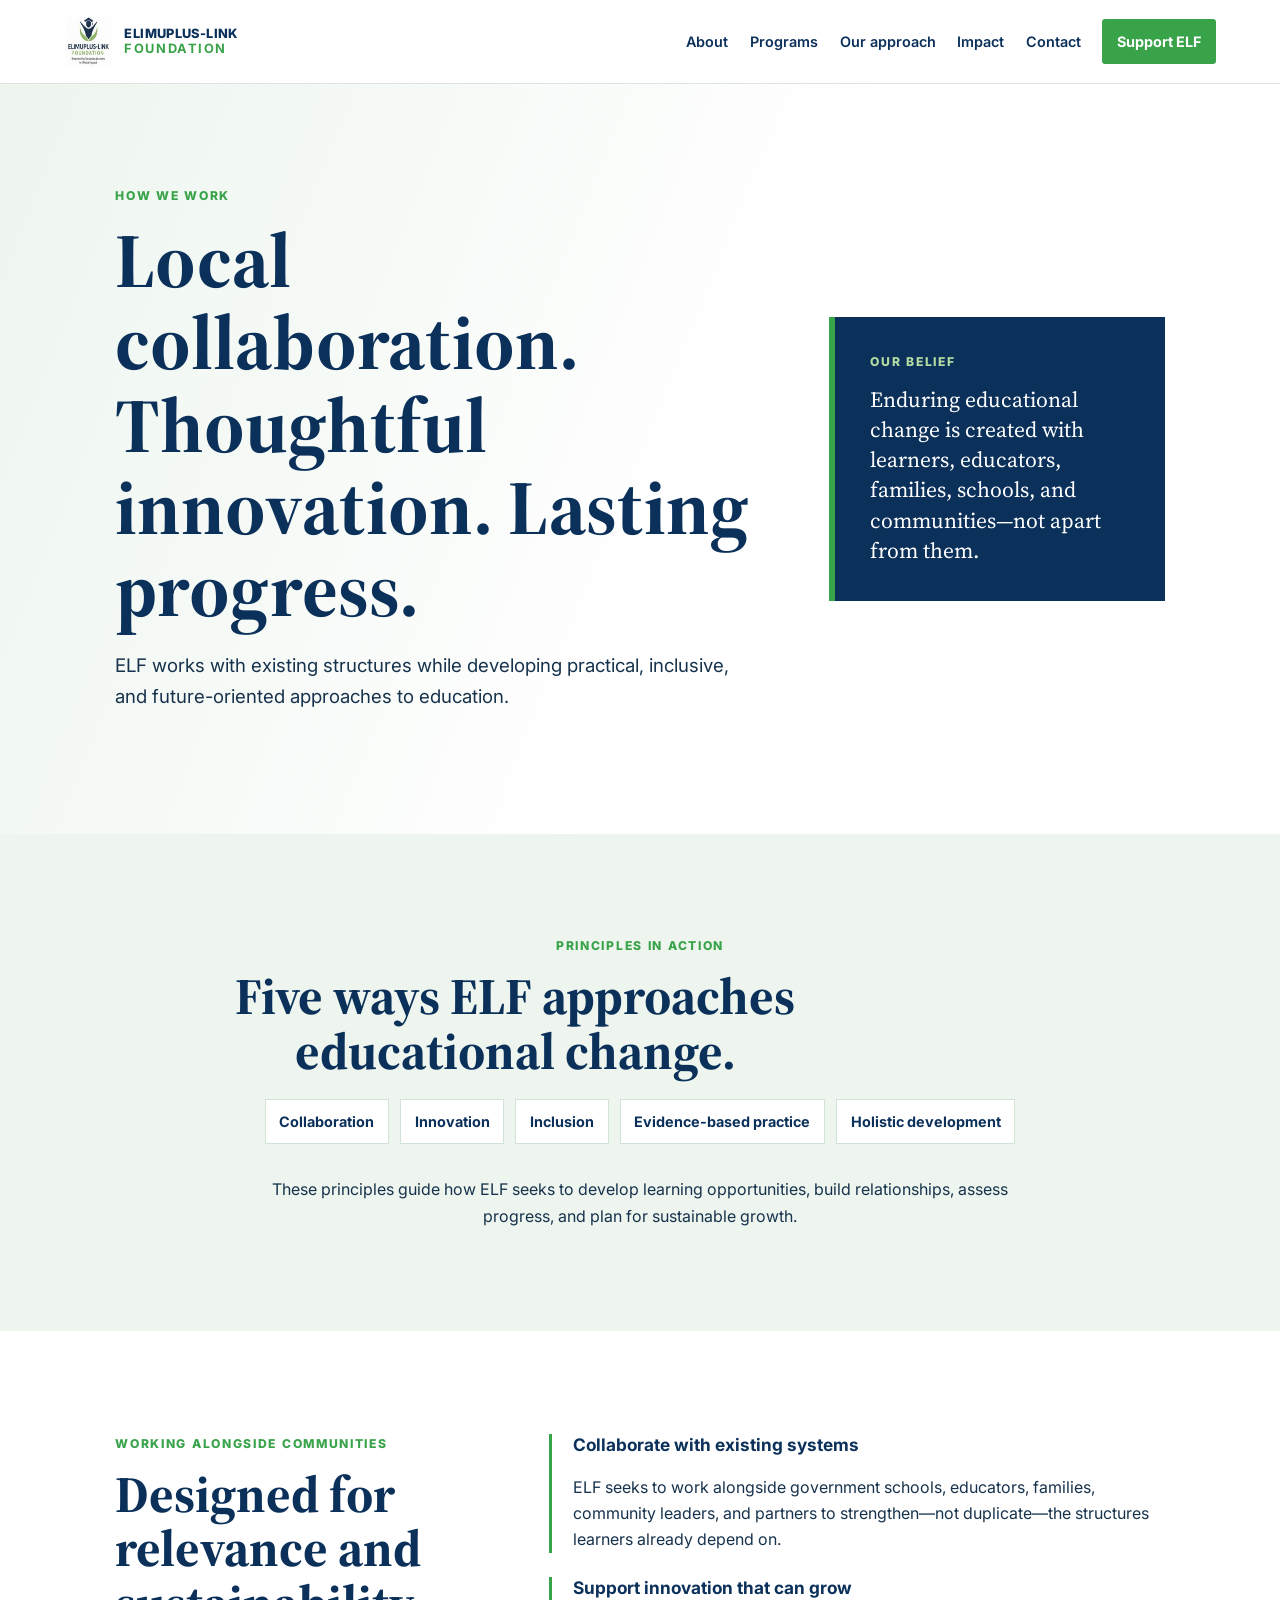
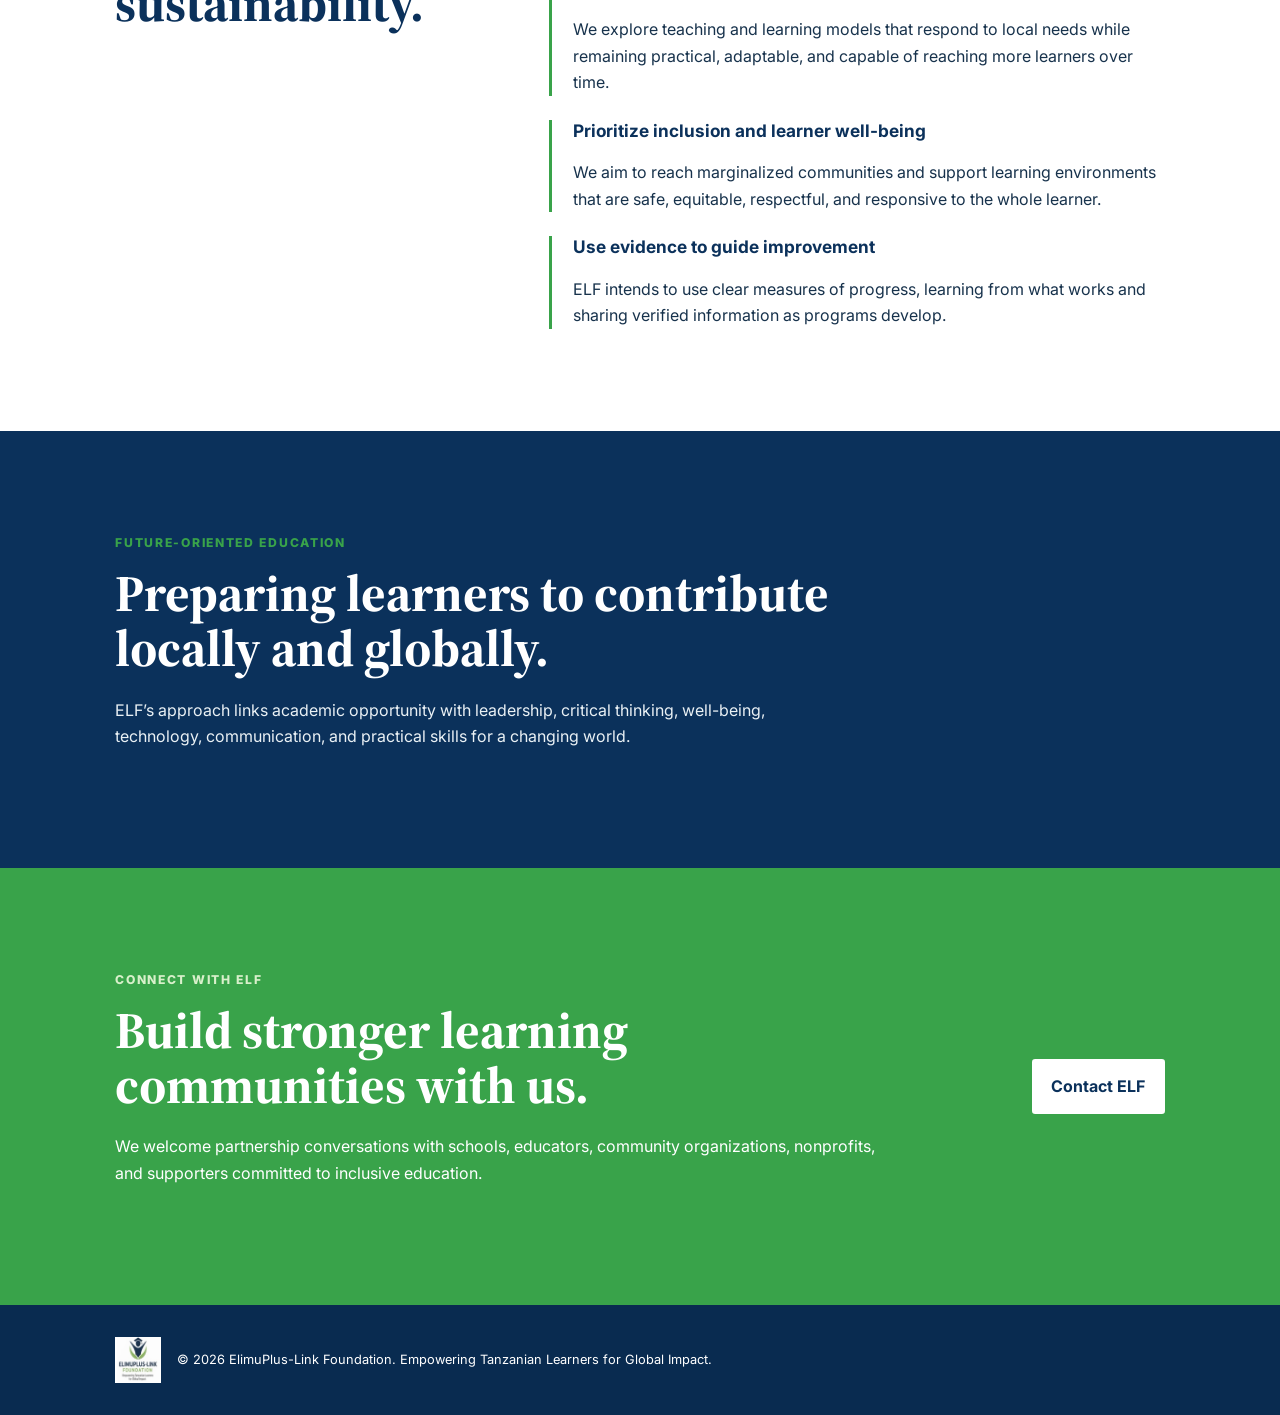
<file: our-approach/index.html>
<!doctype html>
<html lang="en">
<head>
  <meta charset="utf-8">
  <meta name="viewport" content="width=device-width, initial-scale=1">
  <meta name="description" content="Learn how ElimuPlus-Link Foundation works with schools, communities, families, and partners to advance inclusive education in Tanzania.">
  <meta name="theme-color" content="#0B315B">
  <link rel="canonical" href="https://elimpluslinkfoundation.org/our-approach/">
  <link rel="stylesheet" href="/styles.css">
  <title>Our Approach | ElimuPlus-Link Foundation</title>
</head>
<body>
<a class="skip" href="#main">Skip to main content</a>

<header class="site-header">
  <a class="brand" href="/" aria-label="ElimuPlus-Link Foundation home">
    <img src="/elimuplus-link-foundation-logo.jpeg" alt="ElimuPlus-Link Foundation logo">
    <span>ELIMUPLUS-LINK<br><b>FOUNDATION</b></span>
  </a>

  <button class="menu" aria-expanded="false" aria-controls="nav">Menu</button>

  <nav id="nav" aria-label="Primary navigation">
    <a href="/about/">About</a>
    <a href="/programs/">Programs</a>
    <a href="/our-approach/" aria-current="page">Our approach</a>
    <a href="/impact/">Impact</a>
    <a href="/contact/">Contact</a>
    <a class="button small" href="/support/">Support ELF</a>
  </nav>
</header>

<main id="main">
  <section class="hero">
    <div class="hero-copy">
      <p class="eyebrow">How we work</p>
      <h1>Local collaboration. Thoughtful innovation. Lasting progress.</h1>
      <p class="lead">ELF works with existing structures while developing practical, inclusive, and future-oriented approaches to education.</p>
    </div>

    <aside class="hero-card">
      <p class="eyebrow">Our belief</p>
      <p>Enduring educational change is created with learners, educators, families, schools, and communities—not apart from them.</p>
    </aside>
  </section>

  <section class="approach">
    <p class="eyebrow">Principles in action</p>
    <h2>Five ways ELF approaches educational change.</h2>

    <div class="pill-grid">
      <span>Collaboration</span>
      <span>Innovation</span>
      <span>Inclusion</span>
      <span>Evidence-based practice</span>
      <span>Holistic development</span>
    </div>

    <p>These principles guide how ELF seeks to develop learning opportunities, build relationships, assess progress, and plan for sustainable growth.</p>
  </section>

  <section class="program-list">
    <div>
      <p class="eyebrow">Working alongside communities</p>
      <h2>Designed for relevance and sustainability.</h2>
    </div>

    <div class="program-columns">
      <article>
        <h3>Collaborate with existing systems</h3>
        <p>ELF seeks to work alongside government schools, educators, families, community leaders, and partners to strengthen—not duplicate—the structures learners already depend on.</p>
      </article>

      <article>
        <h3>Support innovation that can grow</h3>
        <p>We explore teaching and learning models that respond to local needs while remaining practical, adaptable, and capable of reaching more learners over time.</p>
      </article>

      <article>
        <h3>Prioritize inclusion and learner well-being</h3>
        <p>We aim to reach marginalized communities and support learning environments that are safe, equitable, respectful, and responsive to the whole learner.</p>
      </article>

      <article>
        <h3>Use evidence to guide improvement</h3>
        <p>ELF intends to use clear measures of progress, learning from what works and sharing verified information as programs develop.</p>
      </article>
    </div>
  </section>

  <section class="band">
    <div class="section-heading">
      <p class="eyebrow">Future-oriented education</p>
      <h2>Preparing learners to contribute locally and globally.</h2>
      <p>ELF’s approach links academic opportunity with leadership, critical thinking, well-being, technology, communication, and practical skills for a changing world.</p>
    </div>
  </section>

  <section class="support">
    <div>
      <p class="eyebrow">Connect with ELF</p>
      <h2>Build stronger learning communities with us.</h2>
      <p>We welcome partnership conversations with schools, educators, community organizations, nonprofits, and supporters committed to inclusive education.</p>
    </div>

    <a class="button light" href="/contact/">Contact ELF</a>
  </section>
</main>

<footer>
  <img src="/elimuplus-link-foundation-logo.jpeg" alt="" aria-hidden="true">
  <p>© <span id="year"></span> ElimuPlus-Link Foundation. Empowering Tanzanian Learners for Global Impact.</p>
</footer>

<script>
  const b = document.querySelector('.menu');
  const n = document.querySelector('#nav');

  b.addEventListener('click', () => {
    const x = b.getAttribute('aria-expanded') === 'true';
    b.setAttribute('aria-expanded', !x);
    n.classList.toggle('open');
  });

  document.querySelector('#year').textContent = new Date().getFullYear();
</script>
</body>
</html>
</file>
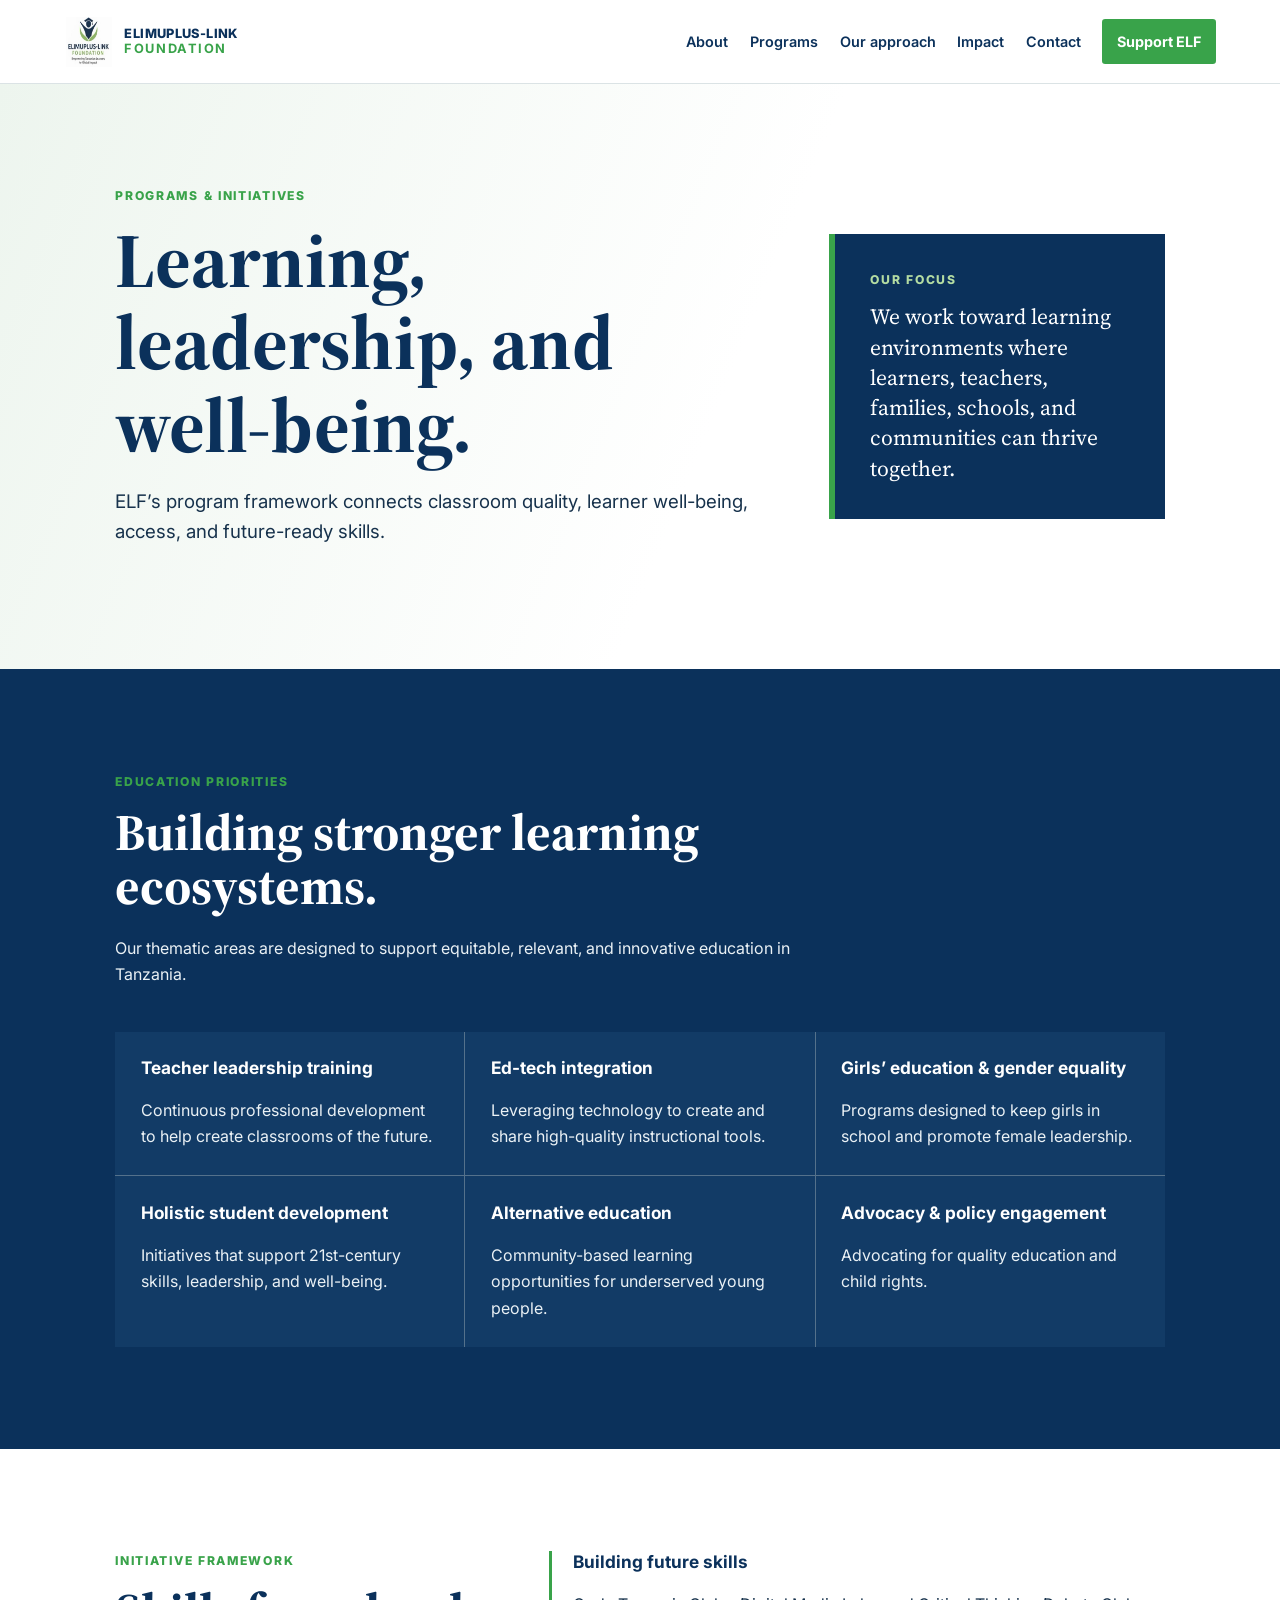
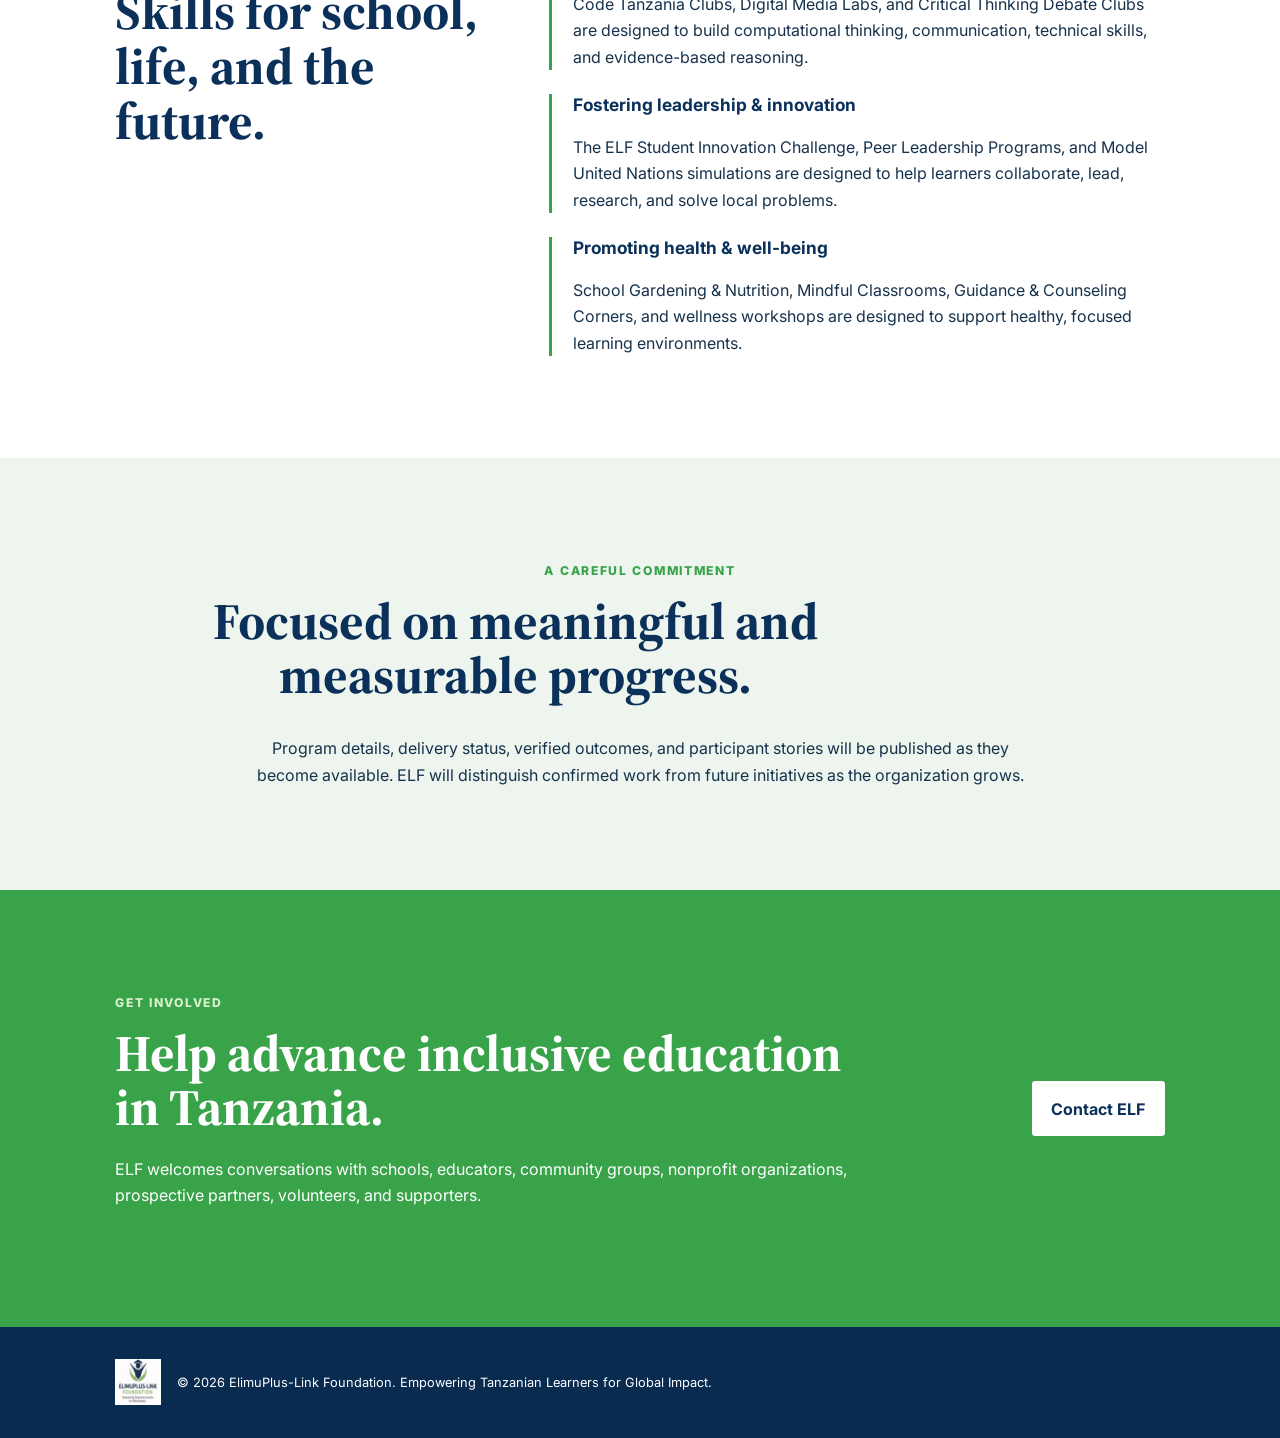
<file: programs/index.html>
<!doctype html>
<html lang="en">
<head>
  <meta charset="utf-8">
  <meta name="viewport" content="width=device-width, initial-scale=1">
  <meta name="description" content="Explore ElimuPlus-Link Foundation's education priorities, learning initiatives, and program areas in Tanzania.">
  <meta name="theme-color" content="#0B315B">
  <link rel="canonical" href="https://elimpluslinkfoundation.org/programs/">
  <link rel="stylesheet" href="/styles.css">
  <title>Programs &amp; Initiatives | ElimuPlus-Link Foundation</title>
</head>
<body>
<a class="skip" href="#main">Skip to main content</a>

<header class="site-header">
  <a class="brand" href="/" aria-label="ElimuPlus-Link Foundation home">
    <img src="/elimuplus-link-foundation-logo.jpeg" alt="ElimuPlus-Link Foundation logo">
    <span>ELIMUPLUS-LINK<br><b>FOUNDATION</b></span>
  </a>

  <button class="menu" aria-expanded="false" aria-controls="nav">Menu</button>

  <nav id="nav" aria-label="Primary navigation">
    <a href="/about/">About</a>
    <a href="/programs/" aria-current="page">Programs</a>
    <a href="/our-approach/">Our approach</a>
    <a href="/impact/">Impact</a>
    <a href="/contact/">Contact</a>
    <a class="button small" href="/support/">Support ELF</a>
  </nav>
</header>

<main id="main">
  <section class="hero">
    <div class="hero-copy">
      <p class="eyebrow">Programs &amp; initiatives</p>
      <h1>Learning, leadership, and well-being.</h1>
      <p class="lead">ELF’s program framework connects classroom quality, learner well-being, access, and future-ready skills.</p>
    </div>

    <aside class="hero-card">
      <p class="eyebrow">Our focus</p>
      <p>We work toward learning environments where learners, teachers, families, schools, and communities can thrive together.</p>
    </aside>
  </section>

  <section class="band">
    <div class="section-heading">
      <p class="eyebrow">Education priorities</p>
      <h2>Building stronger learning ecosystems.</h2>
      <p>Our thematic areas are designed to support equitable, relevant, and innovative education in Tanzania.</p>
    </div>

    <div class="cards">
      <article>
        <h3>Teacher leadership training</h3>
        <p>Continuous professional development to help create classrooms of the future.</p>
      </article>

      <article>
        <h3>Ed-tech integration</h3>
        <p>Leveraging technology to create and share high-quality instructional tools.</p>
      </article>

      <article>
        <h3>Girls’ education &amp; gender equality</h3>
        <p>Programs designed to keep girls in school and promote female leadership.</p>
      </article>

      <article>
        <h3>Holistic student development</h3>
        <p>Initiatives that support 21st-century skills, leadership, and well-being.</p>
      </article>

      <article>
        <h3>Alternative education</h3>
        <p>Community-based learning opportunities for underserved young people.</p>
      </article>

      <article>
        <h3>Advocacy &amp; policy engagement</h3>
        <p>Advocating for quality education and child rights.</p>
      </article>
    </div>
  </section>

  <section class="program-list">
    <div>
      <p class="eyebrow">Initiative framework</p>
      <h2>Skills for school, life, and the future.</h2>
    </div>

    <div class="program-columns">
      <article>
        <h3>Building future skills</h3>
        <p>Code Tanzania Clubs, Digital Media Labs, and Critical Thinking Debate Clubs are designed to build computational thinking, communication, technical skills, and evidence-based reasoning.</p>
      </article>

      <article>
        <h3>Fostering leadership &amp; innovation</h3>
        <p>The ELF Student Innovation Challenge, Peer Leadership Programs, and Model United Nations simulations are designed to help learners collaborate, lead, research, and solve local problems.</p>
      </article>

      <article>
        <h3>Promoting health &amp; well-being</h3>
        <p>School Gardening &amp; Nutrition, Mindful Classrooms, Guidance &amp; Counseling Corners, and wellness workshops are designed to support healthy, focused learning environments.</p>
      </article>
    </div>
  </section>

  <section class="approach">
    <p class="eyebrow">A careful commitment</p>
    <h2>Focused on meaningful and measurable progress.</h2>
    <p>Program details, delivery status, verified outcomes, and participant stories will be published as they become available. ELF will distinguish confirmed work from future initiatives as the organization grows.</p>
  </section>

  <section class="support">
    <div>
      <p class="eyebrow">Get involved</p>
      <h2>Help advance inclusive education in Tanzania.</h2>
      <p>ELF welcomes conversations with schools, educators, community groups, nonprofit organizations, prospective partners, volunteers, and supporters.</p>
    </div>

    <a class="button light" href="/contact/">Contact ELF</a>
  </section>
</main>

<footer>
  <img src="/elimuplus-link-foundation-logo.jpeg" alt="" aria-hidden="true">
  <p>© <span id="year"></span> ElimuPlus-Link Foundation. Empowering Tanzanian Learners for Global Impact.</p>
</footer>

<script>
  const b = document.querySelector('.menu');
  const n = document.querySelector('#nav');

  b.addEventListener('click', () => {
    const x = b.getAttribute('aria-expanded') === 'true';
    b.setAttribute('aria-expanded', !x);
    n.classList.toggle('open');
  });

  document.querySelector('#year').textContent = new Date().getFullYear();
</script>
</body>
</html>
</file>
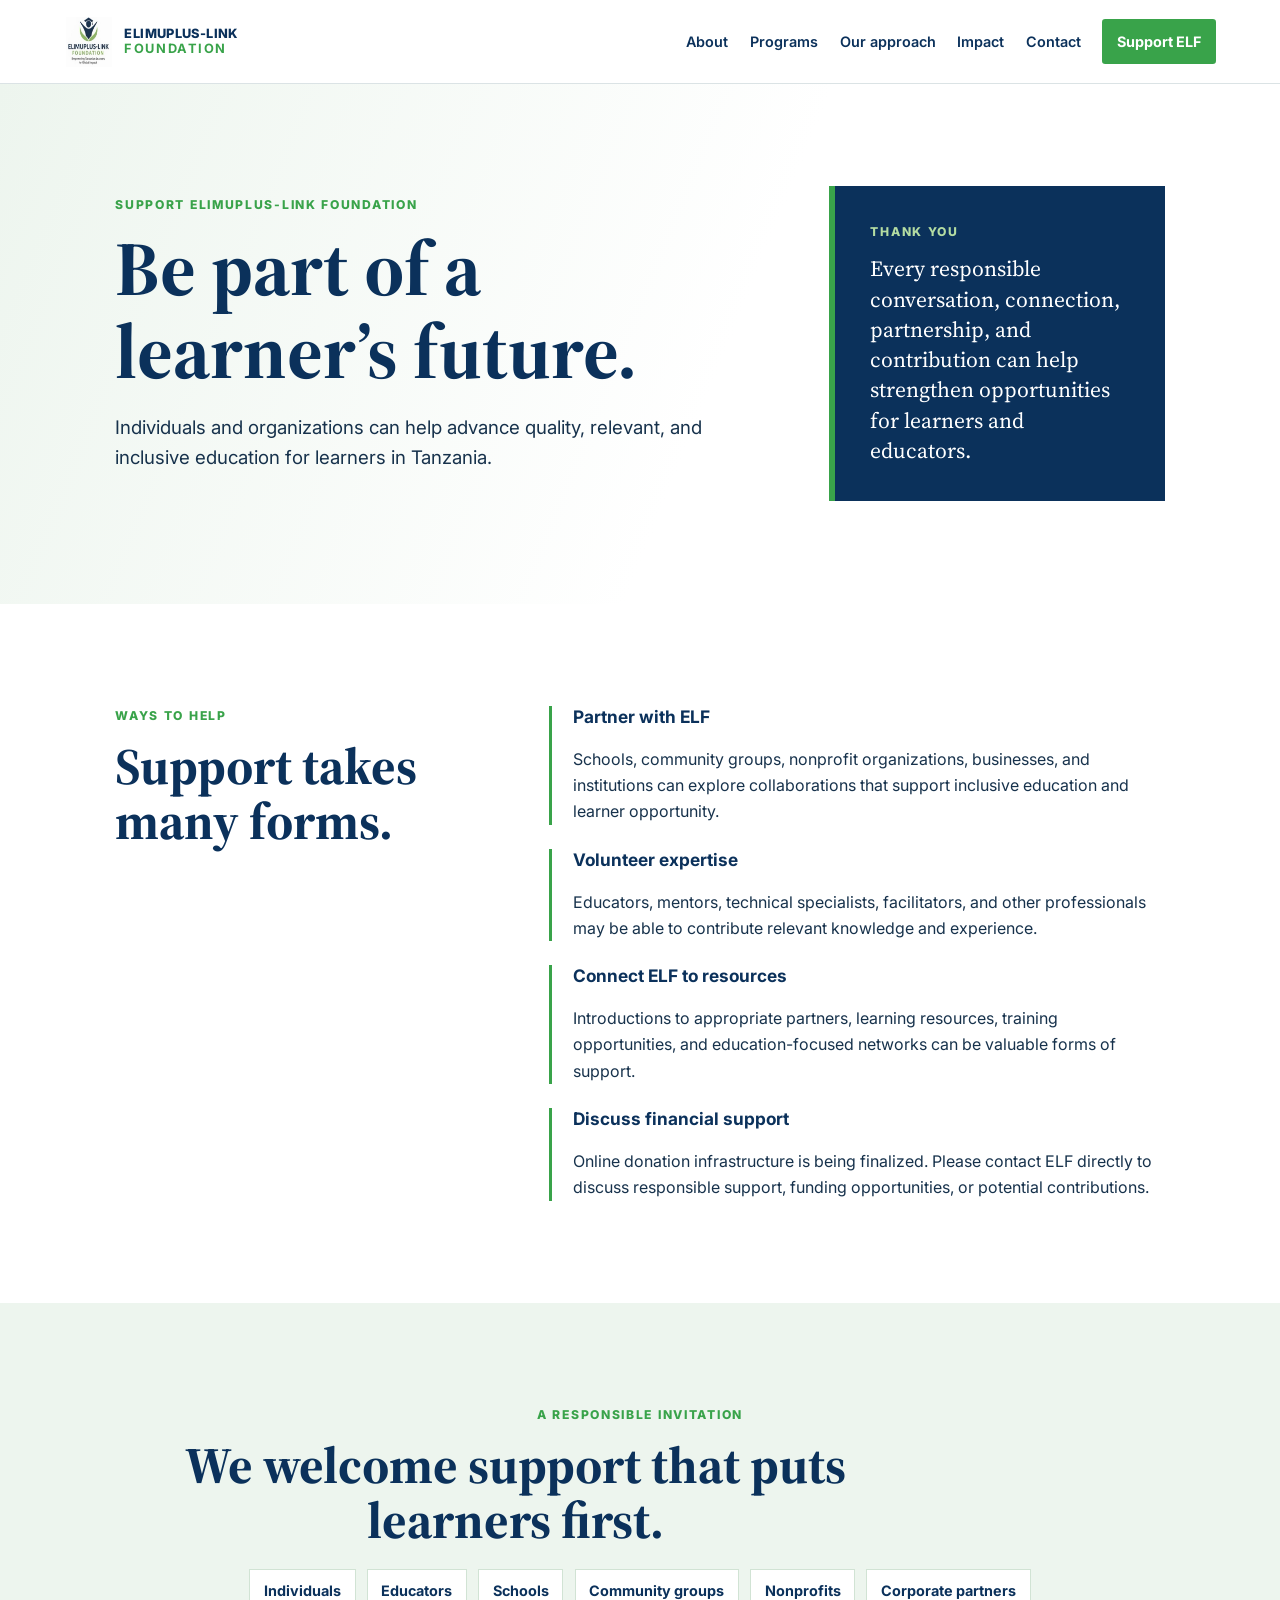
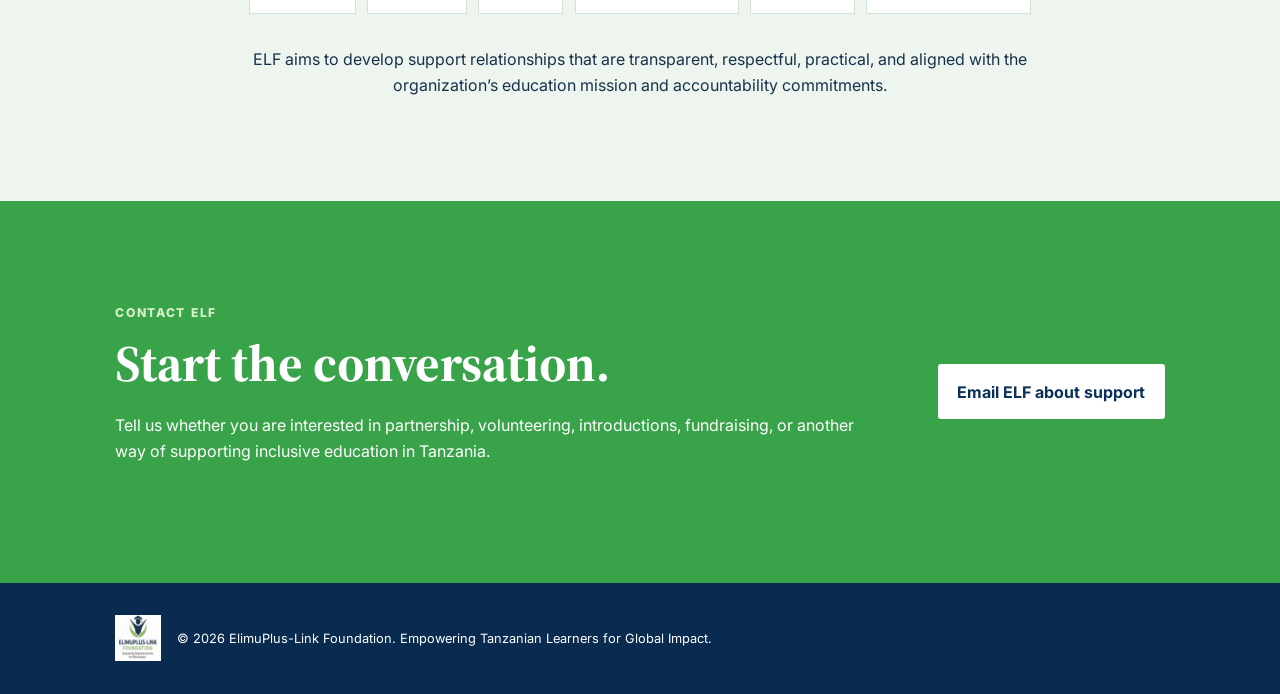
<file: support/index.html>
<!doctype html>
<html lang="en">
<head>
  <meta charset="utf-8">
  <meta name="viewport" content="width=device-width, initial-scale=1">
  <meta name="description" content="Explore ways to support ElimuPlus-Link Foundation's work for inclusive, quality education in Tanzania.">
  <meta name="theme-color" content="#0B315B">
  <link rel="canonical" href="https://elimpluslinkfoundation.org/support/">
  <link rel="stylesheet" href="/styles.css">
  <title>Support ELF | ElimuPlus-Link Foundation</title>
</head>
<body>
<a class="skip" href="#main">Skip to main content</a>

<header class="site-header">
  <a class="brand" href="/" aria-label="ElimuPlus-Link Foundation home">
    <img src="/elimuplus-link-foundation-logo.jpeg" alt="ElimuPlus-Link Foundation logo">
    <span>ELIMUPLUS-LINK<br><b>FOUNDATION</b></span>
  </a>

  <button class="menu" aria-expanded="false" aria-controls="nav">Menu</button>

  <nav id="nav" aria-label="Primary navigation">
    <a href="/about/">About</a>
    <a href="/programs/">Programs</a>
    <a href="/our-approach/">Our approach</a>
    <a href="/impact/">Impact</a>
    <a href="/contact/">Contact</a>
    <a class="button small" href="/support/" aria-current="page">Support ELF</a>
  </nav>
</header>

<main id="main">
  <section class="hero">
    <div class="hero-copy">
      <p class="eyebrow">Support ElimuPlus-Link Foundation</p>
      <h1>Be part of a learner’s future.</h1>
      <p class="lead">Individuals and organizations can help advance quality, relevant, and inclusive education for learners in Tanzania.</p>
    </div>

    <aside class="hero-card">
      <p class="eyebrow">Thank you</p>
      <p>Every responsible conversation, connection, partnership, and contribution can help strengthen opportunities for learners and educators.</p>
    </aside>
  </section>

  <section class="program-list">
    <div>
      <p class="eyebrow">Ways to help</p>
      <h2>Support takes many forms.</h2>
    </div>

    <div class="program-columns">
      <article>
        <h3>Partner with ELF</h3>
        <p>Schools, community groups, nonprofit organizations, businesses, and institutions can explore collaborations that support inclusive education and learner opportunity.</p>
      </article>

      <article>
        <h3>Volunteer expertise</h3>
        <p>Educators, mentors, technical specialists, facilitators, and other professionals may be able to contribute relevant knowledge and experience.</p>
      </article>

      <article>
        <h3>Connect ELF to resources</h3>
        <p>Introductions to appropriate partners, learning resources, training opportunities, and education-focused networks can be valuable forms of support.</p>
      </article>

      <article>
        <h3>Discuss financial support</h3>
        <p>Online donation infrastructure is being finalized. Please contact ELF directly to discuss responsible support, funding opportunities, or potential contributions.</p>
      </article>
    </div>
  </section>

  <section class="approach">
    <p class="eyebrow">A responsible invitation</p>
    <h2>We welcome support that puts learners first.</h2>

    <div class="pill-grid">
      <span>Individuals</span>
      <span>Educators</span>
      <span>Schools</span>
      <span>Community groups</span>
      <span>Nonprofits</span>
      <span>Corporate partners</span>
    </div>

    <p>ELF aims to develop support relationships that are transparent, respectful, practical, and aligned with the organization’s education mission and accountability commitments.</p>
  </section>

  <section class="support">
    <div>
      <p class="eyebrow">Contact ELF</p>
      <h2>Start the conversation.</h2>
      <p>Tell us whether you are interested in partnership, volunteering, introductions, fundraising, or another way of supporting inclusive education in Tanzania.</p>
    </div>

    <a class="button light" href="mailto:info@elimupluslinkfoundation.com?subject=Support%20for%20ElimuPlus-Link%20Foundation">Email ELF about support</a>
  </section>
</main>

<footer>
  <img src="/elimuplus-link-foundation-logo.jpeg" alt="" aria-hidden="true">
  <p>© <span id="year"></span> ElimuPlus-Link Foundation. Empowering Tanzanian Learners for Global Impact.</p>
</footer>

<script>
  const b = document.querySelector('.menu');
  const n = document.querySelector('#nav');

  b.addEventListener('click', () => {
    const x = b.getAttribute('aria-expanded') === 'true';
    b.setAttribute('aria-expanded', !x);
    n.classList.toggle('open');
  });

  document.querySelector('#year').textContent = new Date().getFullYear();
</script>
</body>
</html>
</file>
<file: styles.css>
@import url('https://fonts.googleapis.com/css2?family=Inter:wght@400;500;600;700;800&family=Source+Serif+4:wght@600;700&display=swap');
:root{--navy:#0B315B;--green:#39A34A;--mist:#F5F5F5;--ink:#17324c;--white:#fff;--line:#dbe3e5}*{box-sizing:border-box}html{scroll-behavior:smooth}body{margin:0;color:var(--ink);font:16px/1.65 Inter,Arial,sans-serif}.skip{position:absolute;left:-999px}.skip:focus{left:1rem;top:1rem;z-index:5;background:#fff;padding:.75rem}.site-header{height:84px;display:flex;align-items:center;justify-content:space-between;padding:0 clamp(1rem,5vw,5rem);border-bottom:1px solid var(--line);background:#fff;position:sticky;top:0;z-index:2}.brand{display:flex;align-items:center;gap:.65rem;text-decoration:none;color:var(--navy);font-weight:800;line-height:1.1;font-size:.8rem;letter-spacing:.03em}.brand img{width:50px;height:50px;object-fit:contain}.brand b{color:var(--green);letter-spacing:.12em}nav{display:flex;align-items:center;gap:1.35rem}nav a{color:var(--navy);font-size:.9rem;font-weight:600;text-decoration:none}nav a:hover{text-decoration:underline}.button{display:inline-block;background:var(--green);color:#fff!important;border:2px solid var(--green);padding:.78rem 1.1rem;border-radius:.2rem;text-decoration:none;font-weight:700}.button:hover{background:#287d36;border-color:#287d36;text-decoration:none!important}.small{padding:.53rem .8rem}.outline{background:transparent;color:var(--navy)!important;border-color:var(--navy)}.outline:hover{background:var(--navy);color:#fff!important}.menu{display:none;background:none;border:1px solid var(--navy);padding:.4rem .6rem;color:var(--navy);font-weight:700}section{padding:clamp(4rem,8vw,7rem) clamp(1rem,9vw,10rem)}.hero{display:grid;grid-template-columns:1.55fr .8fr;gap:4rem;align-items:center;background:linear-gradient(112deg,#edf5ee 0%,#fff 56%)}h1,h2{font-family:'Source Serif 4',Georgia,serif;color:var(--navy);line-height:1.07;margin:.25rem 0 1.3rem}h1{font-size:clamp(3rem,6vw,5.5rem);max-width:850px}h2{font-size:clamp(2.25rem,4vw,3.45rem);max-width:800px}h3{font-size:1.08rem;line-height:1.3;color:var(--navy);margin-top:0}.eyebrow{font-size:.76rem;letter-spacing:.14em;text-transform:uppercase;color:var(--green);font-weight:800;margin:0 0 .8rem}.lead{font-size:1.17rem;max-width:700px}.actions{display:flex;gap:.8rem;flex-wrap:wrap;margin-top:2rem}.hero-card{background:var(--navy);color:#fff;padding:2.2rem;border-left:6px solid var(--green)}.hero-card .eyebrow{color:#b4dca2}.hero-card p:last-child{font-family:'Source Serif 4',Georgia,serif;font-size:1.35rem;line-height:1.4;margin:0}.intro{max-width:1260px;margin:auto}.intro>p{max-width:850px}.statement-grid{display:grid;grid-template-columns:1fr 1fr;gap:1.5rem;margin-top:3rem}.statement-grid article{border-top:4px solid var(--green);background:var(--mist);padding:1.5rem}.band{background:var(--navy);color:#eaf1f5}.band h2,.band h3{color:#fff}.section-heading{max-width:720px}.cards{display:grid;grid-template-columns:repeat(3,1fr);gap:1px;margin-top:2.75rem;background:#54718b}.cards article{background:#123b66;padding:1.6rem}.cards p{margin-bottom:0}.program-list{max-width:1400px;margin:auto;display:grid;grid-template-columns:.75fr 1.25fr;gap:4rem}.program-columns{display:grid;gap:1.5rem}.program-columns article{padding-left:1.35rem;border-left:3px solid var(--green)}.program-columns p{margin-bottom:0}.approach{background:#edf5ee;text-align:center}.approach>p:last-child{max-width:800px;margin:2rem auto 0}.pill-grid{display:flex;justify-content:center;flex-wrap:wrap;gap:.7rem}.pill-grid span{background:#fff;padding:.6rem .85rem;color:var(--navy);font-size:.9rem;font-weight:700;border:1px solid #d1e3d4}.impact{display:grid;grid-template-columns:1fr 1fr;gap:4rem;align-items:center}.metrics{display:grid;gap:.75rem}.metrics article{display:flex;align-items:center;gap:1rem;background:var(--mist);padding:1.1rem}.metrics strong{font-size:2.8rem;color:var(--green);line-height:1}.metrics span{font-weight:700}.metrics em{font-size:.75rem;font-style:normal;font-weight:400;color:#597080}.support{background:var(--green);color:#fff;display:flex;align-items:center;justify-content:space-between;gap:2rem}.support h2{color:#fff}.support .eyebrow{color:#d9f0cb}.support>div{max-width:760px}.light{background:#fff;color:var(--navy)!important;border-color:#fff;white-space:nowrap}.contact{display:grid;grid-template-columns:1fr 1fr;gap:4rem;max-width:1400px;margin:auto}.contact address{font-style:normal;border-left:4px solid var(--green);padding-left:1.5rem}.contact a{color:var(--navy);font-weight:700}footer{background:#092b50;color:#fff;padding:2rem clamp(1rem,9vw,10rem);display:flex;align-items:center;gap:1rem;font-size:.8rem}footer img{width:46px;height:46px;object-fit:contain;background:#fff}@media(max-width:780px){.site-header{height:72px}.brand span{display:none}.menu{display:block}nav{display:none;position:absolute;left:0;right:0;top:71px;background:#fff;border-bottom:1px solid var(--line);padding:1rem;flex-direction:column;align-items:stretch;gap:.5rem}nav.open{display:flex}nav a{padding:.45rem}.hero,.program-list,.impact,.contact{grid-template-columns:1fr;gap:2rem}.hero{padding-top:4rem}.cards{grid-template-columns:1fr}.statement-grid{grid-template-columns:1fr}.support{align-items:flex-start;flex-direction:column}.light{white-space:normal}footer{align-items:flex-start}h1{font-size:3rem}}@media(prefers-reduced-motion:reduce){html{scroll-behavior:auto}}a:focus-visible,button:focus-visible{outline:3px solid #e99a21;outline-offset:3px}
</file>
